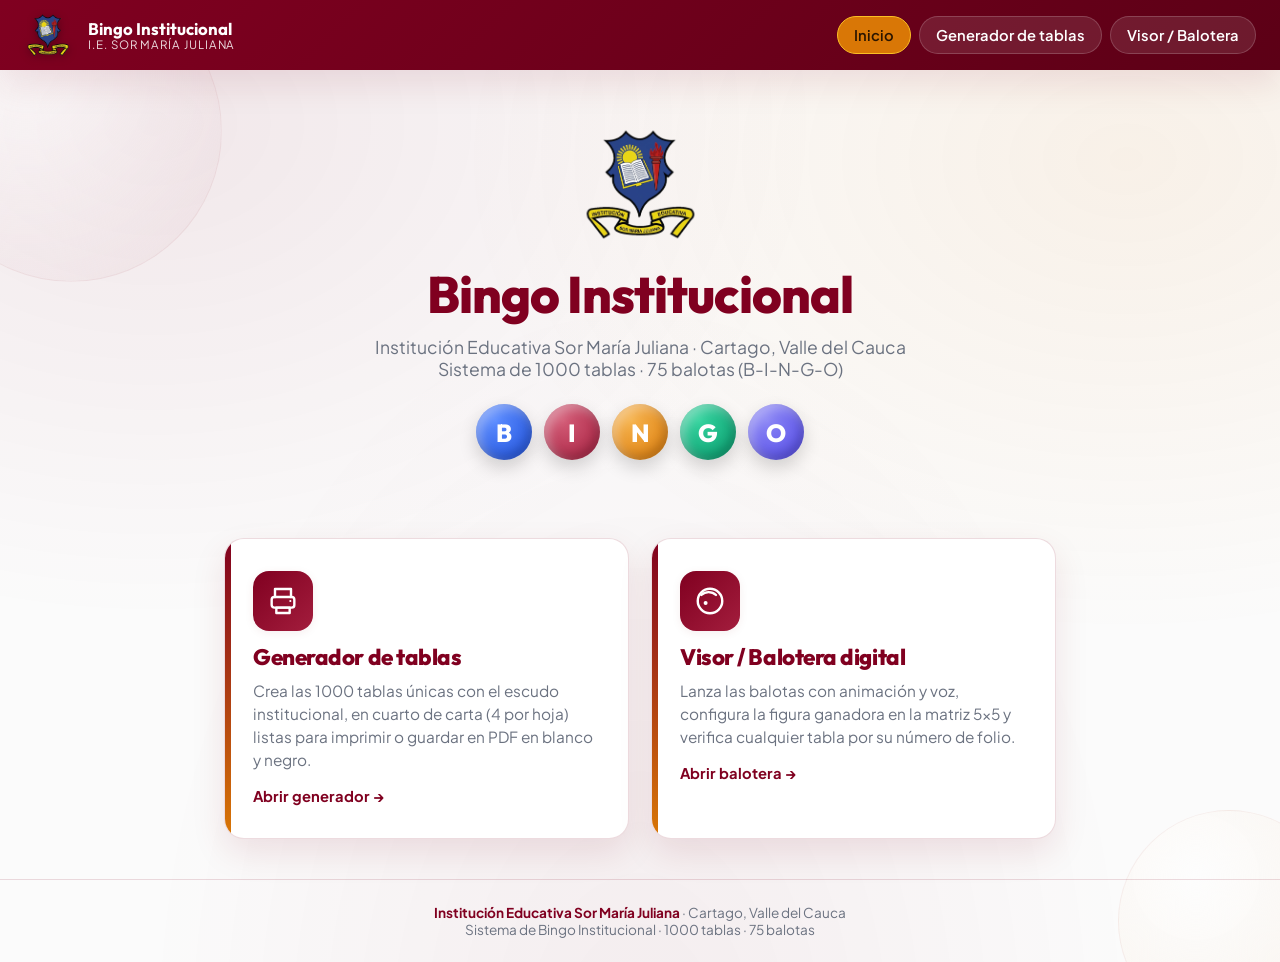
<file: index.html>
<!DOCTYPE html>
<html lang="es">
<head>
  <meta charset="UTF-8">
  <meta name="viewport" content="width=device-width, initial-scale=1.0">
  <title>Bingo Institucional · Sor María Juliana</title>
  <link rel="icon" href="assets/escudo.png">
  <link rel="preconnect" href="https://fonts.googleapis.com">
  <link rel="preconnect" href="https://fonts.gstatic.com" crossorigin>
  <link href="https://fonts.googleapis.com/css2?family=Outfit:wght@500;700;800&family=Plus+Jakarta+Sans:wght@400;600;700&display=swap" rel="stylesheet">
  <link rel="stylesheet" href="css/styles.css">
</head>
<body>

  <!-- ===================== BARRA SUPERIOR ===================== -->
  <header class="topbar">
    <img class="escudo" src="assets/escudo.png" alt="Escudo Sor María Juliana">
    <div class="marca">
      <b>Bingo Institucional</b>
      <span>I.E. Sor María Juliana</span>
    </div>
    <nav>
      <button data-vista="inicio">Inicio</button>
      <button data-vista="generador">Generador<span class="nav-extra"> de tablas</span></button>
      <button data-vista="visor">Visor / Balotera</button>
    </nav>
  </header>

  <div class="app">

    <!-- ===================== INICIO ===================== -->
    <section id="vista-inicio" class="vista activa">
      <div class="hero">
        <img class="escudo-grande" src="assets/escudo.png" alt="Escudo Sor María Juliana">
        <h1>Bingo Institucional</h1>
        <p>Institución Educativa Sor María Juliana · Cartago, Valle del Cauca<br>
           Sistema de 1000 tablas · 75 balotas (B-I-N-G-O)</p>
        <div class="bolas-deco" aria-hidden="true">
          <span class="bola-deco" style="background:radial-gradient(circle at 35% 30%, #5a8bff, #1d4ed8)">B</span>
          <span class="bola-deco" style="background:radial-gradient(circle at 35% 30%, #d35b76, #a31d3d)">I</span>
          <span class="bola-deco" style="background:radial-gradient(circle at 35% 30%, #f6b34d, #d97706)">N</span>
          <span class="bola-deco" style="background:radial-gradient(circle at 35% 30%, #34d39e, #059669)">G</span>
          <span class="bola-deco" style="background:radial-gradient(circle at 35% 30%, #8b86f5, #4f46e5)">O</span>
        </div>
      </div>
      <div class="menu">
        <div class="menu-card" data-vista="generador">
          <div class="ico">
            <svg class="ico-svg" viewBox="0 0 24 24" fill="none" stroke="currentColor" stroke-width="1.8" stroke-linecap="round" stroke-linejoin="round"><path d="M6 9V3h12v6"/><rect x="3.5" y="9" width="17" height="8" rx="2"/><path d="M7 17h10v4H7z"/><circle cx="17.5" cy="12" r=".8" fill="currentColor" stroke="none"/></svg>
          </div>
          <h3>Generador de tablas</h3>
          <p>Crea las 1000 tablas únicas con el escudo institucional, en cuarto de carta (4 por hoja) listas para imprimir o guardar en PDF en blanco y negro.</p>
          <div class="abrir">Abrir generador →</div>
        </div>
        <div class="menu-card" data-vista="visor">
          <div class="ico">
            <svg class="ico-svg" viewBox="0 0 24 24" fill="none" stroke="currentColor" stroke-width="1.8"><circle cx="12" cy="12" r="9.2"/><path d="M5.5 7.5a8 8 0 0 1 11 0" stroke-linecap="round"/><circle cx="8.7" cy="13.5" r="1.5" fill="currentColor" stroke="none"/></svg>
          </div>
          <h3>Visor / Balotera digital</h3>
          <p>Lanza las balotas con animación y voz, configura la figura ganadora en la matriz 5×5 y verifica cualquier tabla por su número de folio.</p>
          <div class="abrir">Abrir balotera →</div>
        </div>
      </div>
      <footer class="inicio-footer">
        <b>Institución Educativa Sor María Juliana</b> · Cartago, Valle del Cauca<br>
        Sistema de Bingo Institucional · 1000 tablas · 75 balotas
      </footer>
    </section>

    <!-- ===================== GENERADOR ===================== -->
    <section id="vista-generador" class="vista">
      <div class="gen-wrap">
        <div class="gen-grid">

          <div class="panel">
            <h2>Generador de tablas</h2>
            <p class="sub">Edita el encabezado, elige el rango de folios y manda a imprimir. Se imprimen 4 cartones por hoja carta (cuarto de carta), en blanco y negro económico.</p>

            <div class="campo">
              <label for="g-evento">Nombre del evento</label>
              <input type="text" id="g-evento" placeholder="Ej. Gran Bingo Institucional 2026">
            </div>
            <div class="fila2">
              <div class="campo">
                <label for="g-fecha">Fecha / lugar</label>
                <input type="text" id="g-fecha" placeholder="Ej. 15 de agosto · Coliseo">
              </div>
              <div class="campo">
                <label for="g-lema">Lema / pie de página</label>
                <input type="text" id="g-lema" placeholder="Ej. ¡Mucha suerte!">
              </div>
            </div>

            <div class="fila2">
              <div class="campo">
                <label for="g-desde">Imprimir desde el folio</label>
                <input type="number" id="g-desde" min="1" max="1000" value="1">
              </div>
              <div class="campo">
                <label for="g-hasta">Hasta el folio</label>
                <input type="number" id="g-hasta" min="1" max="1000" value="1000">
                <div class="hint">Consejo: imprime por lotes (ej. 1–200) para mayor comodidad.</div>
              </div>
            </div>

            <div class="acciones-gen">
              <button class="btn grande" id="g-imprimir">🖨️ Imprimir / Guardar PDF</button>
              <button class="btn fantasma" id="g-imprimir-muestra">Imprimir 1 hoja de muestra</button>
            </div>

            <div class="estado-aud ok" id="g-audit">Verificando unicidad…</div>

            <details style="margin-top:22px">
              <summary style="cursor:pointer;font-weight:700;color:var(--vino)">⚙️ Opciones avanzadas (serie de cartones)</summary>
              <div style="margin-top:14px">
                <div class="campo">
                  <label for="g-seed">Serie (semilla)</label>
                  <input type="text" id="g-seed">
                  <div class="hint">Define qué números tiene cada folio. <b>No la cambies</b> después de imprimir, o las tablas dejarían de coincidir con el visor.</div>
                </div>
                <button class="btn fantasma" id="g-nueva-serie">🔄 Crear serie nueva</button>
              </div>
            </details>
          </div>

          <div class="preview-box">
            <div class="panel">
              <h3>Vista previa — hoja carta</h3>
              <div class="vista-modo">
                <button class="modo-btn activo" id="g-color">Color</button>
                <button class="modo-btn" id="g-bn">Blanco y negro</button>
              </div>
              <div id="gen-preview"></div>
              <div class="muestra-nav">
                <button class="btn fantasma" id="g-muestra-prev" title="Hoja anterior">‹</button>
                <input type="number" id="g-muestra" min="1" max="1000" value="1">
                <button class="btn fantasma" id="g-muestra-next" title="Hoja siguiente">›</button>
              </div>
              <div class="hint" id="g-muestra-label" style="text-align:center;margin-top:6px">Hoja de muestra</div>
            </div>
          </div>

        </div>
      </div>
    </section>

    <!-- ===================== VISOR / BALOTERA ===================== -->
    <section id="vista-visor" class="vista">
      <div class="visor">

        <!-- Columna izquierda: patrón + verificador -->
        <div class="v-col">
          <div class="v-panel">
            <h3><svg class="ico-svg" viewBox="0 0 24 24" fill="none" stroke="currentColor" stroke-width="1.8"><circle cx="12" cy="12" r="9"/><circle cx="12" cy="12" r="5"/><circle cx="12" cy="12" r="1.5" fill="currentColor" stroke="none"/></svg>Patrón ganador</h3>
            <div class="mini-patron" id="mini-patron"></div>
            <div class="patron-nombre" id="patron-nombre">Cartón lleno</div>
            <button class="btn oro" id="v-config-patron" style="width:100%">✏️ Configurar patrón</button>
          </div>

          <div class="v-panel">
            <h3><svg class="ico-svg" viewBox="0 0 24 24" fill="none" stroke="currentColor" stroke-width="1.8" stroke-linecap="round"><circle cx="11" cy="11" r="7"/><path d="M21 21l-4.3-4.3"/></svg>Verificar tabla</h3>
            <div class="verif-input">
              <input type="number" id="verif-folio" min="1" max="1000" placeholder="N° folio">
              <button class="btn" id="v-verificar">Verificar</button>
              <button class="btn fantasma" id="v-limpiar" title="Borrar y verificar otra">✕</button>
            </div>
            <div class="verif-resultado" id="verif-resultado"></div>
            <div class="verif-carton" id="verif-carton"></div>
          </div>
        </div>

        <!-- Centro: balota -->
        <div class="v-centro">
          <div class="contador" id="v-contador">Balotas: <b>0</b> / 75</div>
          <div class="balota-zona">
            <div class="balota vacia" id="balota"><div class="b-num">—</div></div>
          </div>
          <div class="v-controles">
            <button class="btn grande oro" id="v-sacar"><svg class="ico-svg" viewBox="0 0 24 24" fill="currentColor"><circle cx="12" cy="12" r="10"/><circle cx="12" cy="12" r="5.6" fill="#fff"/></svg> Sacar balota <small style="opacity:.7;font-weight:600">(barra espaciadora)</small></button>
            <button class="btn fantasma" id="v-nueva"><svg class="ico-svg" viewBox="0 0 24 24" fill="none" stroke="currentColor" stroke-width="1.8" stroke-linecap="round" stroke-linejoin="round"><path d="M20 12a8 8 0 1 1-2.3-5.6"/><path d="M20 4v4h-4"/></svg> Nueva partida</button>
          </div>
          <div class="toolbar">
            <button class="toggle" id="v-auto">▶ Auto: OFF</button>
            <span class="intervalo">cada <input type="number" id="v-intervalo" min="1" max="120" value="5"> s</span>
            <button class="toggle" id="v-voz">🔊 Voz: ON</button>
            <button class="toggle" id="v-sfx">🔔 Efectos: ON</button>
            <select id="v-voz-sel" class="voz-sel" title="Voz de la locutora (elige la que más te guste)"></select>
          </div>
          <div class="historial" id="v-historial"></div>
        </div>

        <!-- Columna derecha: tablero de salidos -->
        <div class="v-panel tablero-panel">
          <h3><svg class="ico-svg" viewBox="0 0 24 24" fill="none" stroke="currentColor" stroke-width="1.8"><rect x="3" y="3" width="18" height="18" rx="2"/><path d="M3 9h18M3 15h18M9 3v18M15 3v18"/></svg>Tablero de salidos</h3>
          <div class="tablero" id="tablero"></div>
        </div>

      </div>

      <!-- Modal: configurar patrón -->
      <div class="modal-fondo" id="modal-patron">
        <div class="modal">
          <h2>Configurar patrón ganador</h2>
          <p class="sub">Toca las casillas para "dibujar" la figura que dará premio, o usa un patrón predefinido. El centro (★) cuenta como libre.</p>
          <div class="editor-patron" id="editor-patron"></div>
          <div class="presets" id="presets">
            <button data-preset="lleno">Cartón lleno</button>
            <button data-preset="fila">Línea (fila)</button>
            <button data-preset="columna">Columna (N)</button>
            <button data-preset="diagonal">Diagonal</button>
            <button data-preset="x">Figura X</button>
            <button data-preset="cruz">Cruz</button>
            <button data-preset="marco">Marco</button>
            <button data-preset="esquinas">4 esquinas</button>
            <button data-preset="limpiar">Limpiar</button>
          </div>
          <div class="modal-acciones">
            <button class="btn fantasma" id="v-cerrar-patron">Cancelar</button>
            <button class="btn oro" id="v-guardar-patron">Guardar patrón</button>
          </div>
        </div>
      </div>

      <!-- Confeti del ganador -->
      <canvas id="confeti"></canvas>

      <!-- Banner de ganador -->
      <div class="ganador-banner" id="ganador">
        <div class="big">🎉 ¡BINGO! 🎉</div>
        <div class="sb"></div>
        <div style="color:rgba(255,255,255,.7);font-size:.95rem">(toca para cerrar)</div>
      </div>
    </section>

  </div>

  <!-- Área de impresión (oculta en pantalla, visible solo al imprimir) -->
  <div id="area-impresion"></div>

  <script src="js/core.js"></script>
  <script src="js/generador.js"></script>
  <script src="js/visor.js"></script>
  <script src="js/app.js"></script>
</body>
</html>
</file>
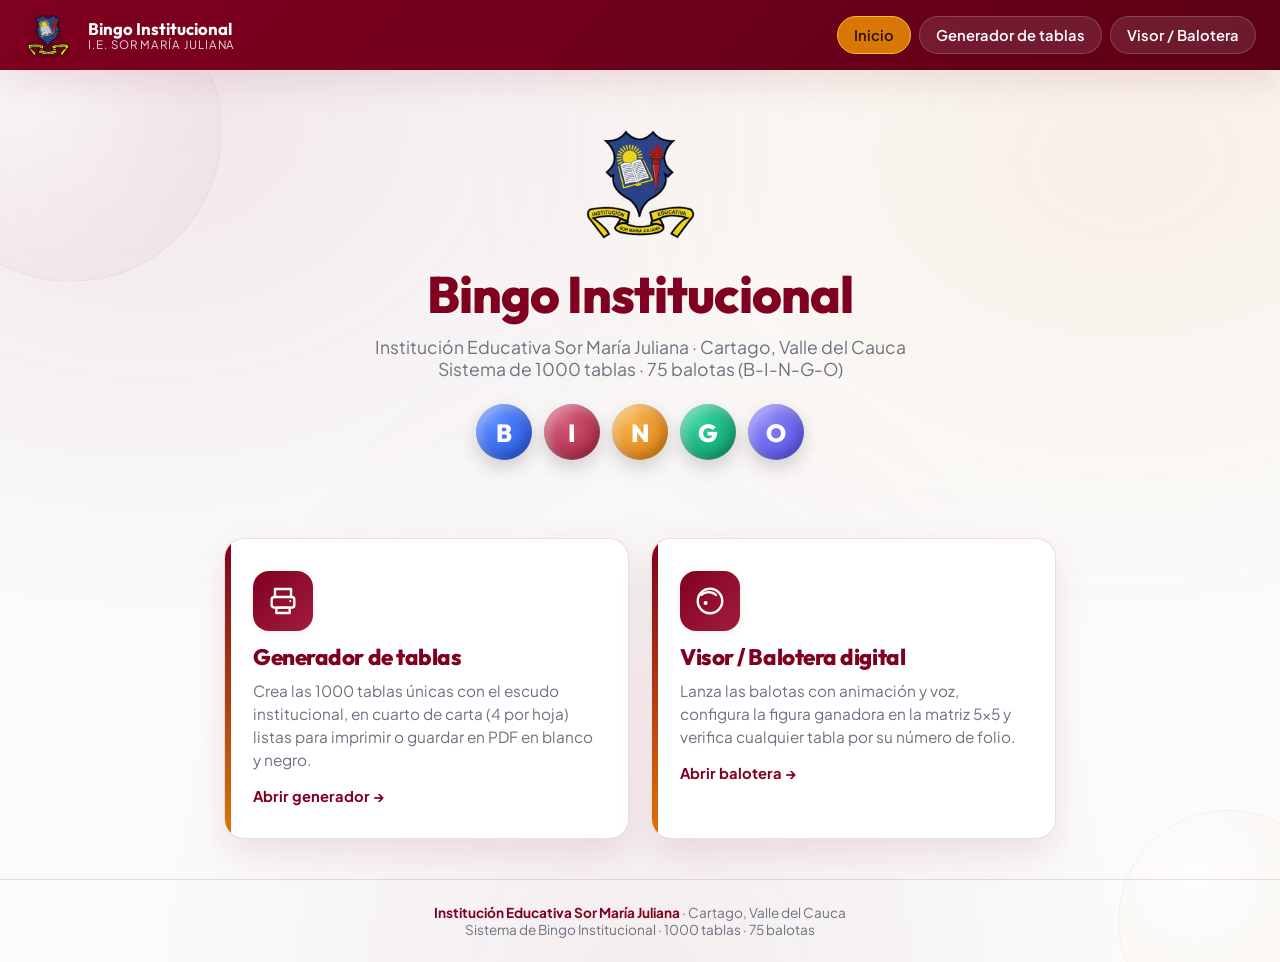
<file: Bingo SMJ - App (1 archivo).html>
<!DOCTYPE html>
<html lang="es">
<head>
  <meta charset="UTF-8">
  <meta name="viewport" content="width=device-width, initial-scale=1.0">
  <title>Bingo Institucional · Sor María Juliana</title>
  <link rel="icon" id="favIcon">
  <link rel="preconnect" href="https://fonts.googleapis.com">
  <link rel="preconnect" href="https://fonts.gstatic.com" crossorigin>
  <link href="https://fonts.googleapis.com/css2?family=Outfit:wght@500;700;800&family=Plus+Jakarta+Sans:wght@400;600;700&display=swap" rel="stylesheet">
  <style>
/* ============================================================
   BINGO SMJ — Estilos (css/styles.css)
   Identidad I.E. Sor María Juliana: Vino Tinto + Oro
   ============================================================ */

:root {
  --vino: #800020;
  --vino-claro: #a31d3d;
  --vino-osc: #5c0016;
  --oro: #d97706;
  --oro-claro: #fbbf24;
  --azul: #1d4ed8;
  --tinta: #1c0a0e;
  --gris: #6b7280;
  --linea: rgba(128, 0, 32, 0.14);
  --bg: #fbfbfb;
  --blanco: #ffffff;
  --sombra-sm: 0 2px 10px rgba(128, 0, 32, 0.07);
  --sombra-md: 0 14px 34px rgba(128, 0, 32, 0.10);
  --sombra-lg: 0 26px 60px rgba(128, 0, 32, 0.16);
  --radio: 20px;
  --radio-sm: 12px;
  --t: 0.35s cubic-bezier(0.16, 1, 0.3, 1);
  --fuente: 'Plus Jakarta Sans', 'Segoe UI', system-ui, sans-serif;
  --fuente-tit: 'Outfit', 'Segoe UI', system-ui, sans-serif;
}

* { box-sizing: border-box; margin: 0; padding: 0; }

body {
  font-family: var(--fuente);
  color: var(--tinta);
  background: var(--bg);
  min-height: 100vh;
  -webkit-font-smoothing: antialiased;
}

h1, h2, h3, .tit { font-family: var(--fuente-tit); font-weight: 800; letter-spacing: -0.02em; }
button { font-family: inherit; cursor: pointer; border: none; }
img { max-width: 100%; display: block; }

/* ---------- Barra superior / navegación ---------- */
.topbar {
  position: sticky; top: 0; z-index: 50;
  display: flex; align-items: center; gap: 16px;
  padding: 12px 24px;
  background: linear-gradient(135deg, var(--vino) 0%, var(--vino-osc) 100%);
  color: var(--blanco);
  box-shadow: var(--sombra-md);
}
.topbar .escudo { height: 46px; width: auto; filter: drop-shadow(0 2px 4px rgba(0,0,0,.3)); border-radius: 8px; }
.topbar .marca { display: flex; flex-direction: column; line-height: 1.15; }
.topbar .marca b { font-family: var(--fuente-tit); font-size: 1.05rem; }
.topbar .marca span { font-size: .72rem; opacity: .85; letter-spacing: .08em; text-transform: uppercase; }
.topbar nav { margin-left: auto; display: flex; gap: 8px; }
.topbar nav button {
  background: rgba(255,255,255,.10); color: #fff; padding: 9px 16px;
  border-radius: 999px; font-weight: 600; font-size: .92rem;
  border: 1px solid rgba(255,255,255,.18); transition: var(--t);
}
.topbar nav button:hover { background: rgba(255,255,255,.22); }
.topbar nav button.activo { background: var(--oro); border-color: var(--oro-claro); color: #2a1500; }

/* ---------- Vistas ---------- */
.vista { display: none; }
.vista.activa { display: block; animation: subir .4s ease; }
@keyframes subir { from { opacity: 0; transform: translateY(10px); } to { opacity: 1; transform: none; } }

/* ---------- INICIO ---------- */
.hero {
  max-width: 1000px; margin: 0 auto; padding: 56px 24px 32px; text-align: center;
}
.hero .escudo-grande { height: 120px; margin: 0 auto 18px; }
.hero h1 { font-size: clamp(2rem, 5vw, 3.2rem); color: var(--vino); }
.hero p { color: var(--gris); font-size: 1.1rem; margin-top: 10px; }
.menu {
  display: grid; grid-template-columns: repeat(auto-fit, minmax(280px, 1fr));
  gap: 22px; max-width: 880px; margin: 40px auto; padding: 0 24px;
}
.menu-card {
  background: var(--blanco); border-radius: var(--radio); padding: 32px 28px;
  box-shadow: var(--sombra-md); text-align: left; cursor: pointer;
  border: 1px solid var(--linea); transition: var(--t); position: relative; overflow: hidden;
}
.menu-card::before {
  content: ''; position: absolute; inset: 0 auto 0 0; width: 6px;
  background: linear-gradient(var(--vino), var(--oro));
}
.menu-card:hover { transform: translateY(-6px); box-shadow: var(--sombra-lg); }
.menu-card .ico { font-size: 2.6rem; }
.menu-card h3 { font-size: 1.4rem; margin: 12px 0 8px; color: var(--vino); }
.menu-card p { color: var(--gris); font-size: .96rem; line-height: 1.5; }

/* ---------- Botones genéricos ---------- */
.btn {
  display: inline-flex; align-items: center; gap: 8px; justify-content: center;
  background: linear-gradient(135deg, var(--vino), var(--vino-claro)); color: #fff;
  padding: 12px 22px; border-radius: 12px; font-weight: 700; font-size: .98rem;
  box-shadow: var(--sombra-sm); transition: var(--t);
}
.btn:hover { transform: translateY(-2px); box-shadow: var(--sombra-md); filter: brightness(1.05); }
.btn.oro { background: linear-gradient(135deg, var(--oro), var(--oro-claro)); color: #2a1500; }
.btn.fantasma { background: #fff; color: var(--vino); border: 1.5px solid var(--linea); box-shadow: none; }
.btn.fantasma:hover { background: #fff5f6; }
.btn:disabled { opacity: .5; cursor: not-allowed; transform: none; }
.btn.grande { font-size: 1.15rem; padding: 16px 30px; }

/* ============================================================
   GENERADOR
   ============================================================ */
.gen-wrap { max-width: 1100px; margin: 0 auto; padding: 32px 24px 64px; }
.gen-grid { display: grid; grid-template-columns: 1fr 480px; gap: 28px; align-items: start; }
@media (max-width: 880px) { .gen-grid { grid-template-columns: 1fr; } }

.panel {
  background: #fff; border-radius: var(--radio); padding: 26px;
  box-shadow: var(--sombra-md); border: 1px solid var(--linea);
}
.panel h2 { color: var(--vino); font-size: 1.4rem; margin-bottom: 6px; }
.panel .sub { color: var(--gris); font-size: .92rem; margin-bottom: 20px; }

.campo { margin-bottom: 16px; }
.campo label { display: block; font-weight: 600; font-size: .86rem; color: var(--tinta); margin-bottom: 6px; }
.campo input, .campo select {
  width: 100%; padding: 11px 13px; border: 1.5px solid var(--linea); border-radius: 10px;
  font-size: .98rem; font-family: inherit; transition: var(--t); background: #fff;
}
.campo input:focus, .campo select:focus { outline: none; border-color: var(--vino-claro); box-shadow: 0 0 0 3px rgba(128,0,32,.10); }
.campo .hint { font-size: .78rem; color: var(--gris); margin-top: 4px; }
.fila2 { display: grid; grid-template-columns: 1fr 1fr; gap: 12px; }

.acciones-gen { display: flex; flex-wrap: wrap; gap: 12px; margin-top: 10px; }

/* Vista previa del cartón en pantalla */
.preview-box { position: sticky; top: 86px; }
.preview-box h3 { color: var(--vino); font-size: 1rem; margin-bottom: 12px; text-align: center; }
.estado-aud { font-size: .82rem; padding: 8px 12px; border-radius: 8px; margin-top: 14px; text-align: center; }
.estado-aud.ok { background: #ecfdf5; color: #065f46; }
.estado-aud.warn { background: #fffbeb; color: #92400e; }

/* ---------- CARTÓN (compartido pantalla + impresión) ---------- */
.carton {
  background: #fff; border: 3px solid var(--tinta); border-radius: 14px;
  padding: 10px 11px 12px; display: flex; flex-direction: column;
}
.carton-head { display: flex; align-items: center; gap: 8px; border-bottom: 2px solid var(--tinta); padding-bottom: 7px; }
.carton-head .esc { height: 38px; width: 38px; object-fit: contain; }
.carton-head .ct { flex: 1; text-align: center; line-height: 1.1; }
.carton-head .ct .inst { font-family: var(--fuente-tit); font-weight: 800; font-size: .68rem; letter-spacing: .03em; text-transform: uppercase; }
.carton-head .ct .ev { font-weight: 700; font-size: .82rem; color: var(--vino); }
.carton-head .ct .fe { font-size: .62rem; color: var(--gris); }
.carton-head .folio { text-align: right; font-family: var(--fuente-tit); }
.carton-head .folio small { display: block; font-size: .52rem; color: var(--gris); letter-spacing: .1em; }
.carton-head .folio b { font-size: 1rem; }

.bingo-letras { display: grid; grid-template-columns: repeat(5, 1fr); gap: 4px; margin: 8px 0 5px; }
.bingo-letras span {
  font-family: var(--fuente-tit); font-weight: 800; text-align: center;
  font-size: 1.5rem; color: #fff; background: var(--vino);
  border-radius: 8px; padding: 2px 0; letter-spacing: .02em;
}
.grid5 { display: grid; grid-template-columns: repeat(5, 1fr); gap: 4px; flex: 1; }
.celda {
  display: flex; align-items: center; justify-content: center;
  border: 2px solid var(--tinta); border-radius: 8px;
  font-family: var(--fuente-tit); font-weight: 700; font-size: 1.5rem;
  aspect-ratio: 1 / 1; background: #fff;
}
.celda.libre { flex-direction: column; gap: 1px; color: var(--vino); background: #fff5f6; line-height: 1; text-align: center; }
.celda.libre .est { font-size: 1.6rem; line-height: .85; }
.celda.libre .lib { font-size: .52rem; font-weight: 800; letter-spacing: .06em; }
.carton-foot { display: flex; justify-content: space-between; align-items: center; margin-top: 8px; font-size: .58rem; color: var(--gris); }
.carton-foot .lema { font-style: italic; }

/* preview en pantalla: tamaño contenido */
.preview-box .carton { width: 300px; margin: 0 auto; min-height: 360px; }

/* --- Vista previa realista: HOJA CARTA con 4 cartones --- */
.vista-modo { display: flex; justify-content: center; margin-bottom: 14px; background: #f1eef0; border-radius: 999px; padding: 4px; gap: 4px; }
.modo-btn { background: transparent; color: var(--gris); padding: 7px 18px; border-radius: 999px; font-weight: 700; font-size: .85rem; transition: var(--t); }
.modo-btn.activo { background: #fff; color: var(--vino); box-shadow: var(--sombra-sm); }
.hoja-preview {
  display: grid; grid-template-columns: 1fr 1fr; grid-template-rows: 1fr 1fr; gap: 6px;
  aspect-ratio: 8.5 / 11; width: 100%; background: #fff; padding: 10px;
  border-radius: 5px; border: 1px solid #e5e7eb; box-shadow: 0 12px 32px rgba(0,0,0,.16);
}
.hoja-preview .carton { width: auto; min-height: 0; height: 100%; padding: 5px 6px 6px; border-width: 2px; border-radius: 7px; }
.hoja-preview .carton-head { padding-bottom: 4px; }
.hoja-preview .carton-head .esc { height: 22px; width: 22px; }
.hoja-preview .carton-head .ct .inst { font-size: .48rem; }
.hoja-preview .carton-head .ct .ev { font-size: .58rem; }
.hoja-preview .carton-head .ct .fe { font-size: .42rem; }
.hoja-preview .carton-head .folio b { font-size: .7rem; }
.hoja-preview .carton-head .folio small { font-size: .38rem; }
.hoja-preview .bingo-letras { gap: 3px; margin: 4px 0 3px; }
.hoja-preview .bingo-letras span { font-size: 1rem; border-radius: 5px; padding: 1px 0; }
.hoja-preview .grid5 { grid-template-rows: repeat(5, 1fr); gap: 3px; }
.hoja-preview .celda { font-size: 1rem; border-width: 1.5px; border-radius: 5px; aspect-ratio: auto; }
.hoja-preview .celda.libre .est { font-size: .9rem; }
.hoja-preview .celda.libre .lib { font-size: .3rem; }
.hoja-preview .carton-foot { font-size: .4rem; margin-top: 4px; }
/* modo Blanco y Negro (como se imprime de verdad) */
.hoja-preview.bn .carton { border-color: #000; }
.hoja-preview.bn .carton-head .esc { filter: grayscale(100%) contrast(1.15); }
.hoja-preview.bn .bingo-letras span { background: #000 !important; }
.hoja-preview.bn .carton-head .ct .ev { color: #000; }
.hoja-preview.bn .celda.libre { background: #fff; color: #000; }
.muestra-nav { display: flex; align-items: center; justify-content: center; gap: 10px; margin-top: 14px; }
.muestra-nav input { width: 90px; text-align: center; padding: 9px; border: 1.5px solid var(--linea); border-radius: 10px; font-family: inherit; font-size: .98rem; }
.muestra-nav .btn { padding: 9px 15px; }

/* ============================================================
   ÁREA DE IMPRESIÓN — oculta en pantalla, visible al imprimir
   ============================================================ */
#area-impresion { display: none; }

@media print {
  body { background: #fff; }
  body > .topbar, body > .app { display: none !important; }
  #area-impresion { display: block !important; }
  @page { size: letter portrait; margin: 7mm; }

  /* FLUJO inline-flex (no grid): Chrome pagina por flujo sin partir las hojas */
  .hoja { page-break-after: always; font-size: 0; text-align: center; }
  .hoja:last-child { page-break-after: auto; }

  .carton {
    display: inline-flex; vertical-align: top;
    width: 96mm; height: 124mm; margin: 0 1mm 5mm;
    border-color: #000; border-radius: 5mm; box-shadow: none;
    page-break-inside: avoid;
  }
  /* B/N económico: escudo a escala de grises y todo en negro */
  .carton .esc { filter: grayscale(100%) contrast(1.2); }
  .carton .bingo-letras span { background: #000 !important; -webkit-print-color-adjust: exact; print-color-adjust: exact; }
  .carton-head .ct .ev { color: #000; }
  .carton .celda { font-size: 2rem; }
  .carton .celda.libre { background: #fff !important; color: #000; } /* B/N puro para fotocopia */
  .carton-head .esc { height: 12mm; width: 12mm; }
  .carton-head .ct .inst { font-size: 2.3mm; letter-spacing: 0; }
  .carton-head .ct .ev { font-size: 3.2mm; }
}

/* ============================================================
   VISOR / BALOTERA  (tema oscuro elegante para proyección)
   ============================================================ */
.visor {
  height: calc(100vh - 70px);
  background:
    radial-gradient(at 15% 0%, rgba(163,29,61,.35) 0, transparent 45%),
    radial-gradient(at 85% 10%, rgba(217,119,6,.18) 0, transparent 45%),
    linear-gradient(160deg, #1a0509 0%, #0a0406 100%);
  color: #f7eef0;
  display: grid;
  grid-template-columns: 320px 1fr 380px;
  grid-template-rows: 1fr;
  gap: 18px; padding: 18px;
  overflow: hidden;
}
.v-col { display: flex; flex-direction: column; gap: 18px; min-height: 0; overflow-y: auto; scrollbar-width: thin; scrollbar-color: rgba(255,255,255,.25) transparent; padding-right: 4px; }
.v-col::-webkit-scrollbar { width: 7px; }
.v-col::-webkit-scrollbar-thumb { background: rgba(255,255,255,.2); border-radius: 4px; }
@media (max-width: 1100px) {
  .visor { grid-template-columns: 1fr; grid-template-rows: none; height: auto; overflow: visible; }
}

.v-panel {
  background: rgba(255,255,255,.04); border: 1px solid rgba(255,255,255,.10);
  border-radius: var(--radio); padding: 18px; backdrop-filter: blur(8px);
}
.v-panel h3 { font-size: .95rem; text-transform: uppercase; letter-spacing: .1em; color: var(--oro-claro); margin-bottom: 14px; }

/* Centro: balota grande */
.v-centro { display: flex; flex-direction: column; align-items: center; justify-content: center; gap: clamp(14px, 2.5vh, 28px); min-height: 0; }
.balota-zona { display: flex; flex-direction: column; align-items: center; gap: 6px; }
.balota {
  width: clamp(300px, 40vh, 460px); height: clamp(300px, 40vh, 460px); border-radius: 50%;
  background: radial-gradient(circle at 35% 30%, #ffffff 0%, #ffe9ec 45%, #f3c9d1 100%);
  box-shadow: 0 0 0 10px rgba(255,255,255,.06), inset -16px -18px 36px rgba(128,0,32,.25), 0 30px 60px rgba(0,0,0,.5);
  display: flex; flex-direction: column; align-items: center; justify-content: center;
  position: relative; transition: transform .25s;
}
.balota .b-letra { font-family: var(--fuente-tit); font-weight: 800; font-size: clamp(2.2rem, 5.5vh, 3.8rem); line-height: 1; }
.balota .b-num { font-family: var(--fuente-tit); font-weight: 800; font-size: clamp(5rem, 14vh, 10rem); line-height: .9; color: var(--vino); }
.balota.vacia { background: radial-gradient(circle at 35% 30%, #2a1014, #160709); box-shadow: inset -10px -12px 30px rgba(0,0,0,.6); }
.balota.vacia .b-num { color: rgba(255,255,255,.25); font-size: 2.2rem; }
.balota.girando { animation: girar .6s cubic-bezier(0.16, 1, 0.3, 1); }
@keyframes girar {
  0% { transform: scale(.35) rotate(-30deg); opacity: 0; }
  55% { transform: scale(1.15) rotate(10deg); }
  75% { transform: scale(.96) rotate(-3deg); }
  100% { transform: scale(1) rotate(0); opacity: 1; }
}
/* sacudida mientras "rueda" el número */
.balota.rodando { animation: tiembla .22s infinite ease-in-out; }
@keyframes tiembla {
  0%,100% { transform: translateX(0) rotate(0); }
  25% { transform: translateX(-5px) rotate(-2deg); }
  75% { transform: translateX(5px) rotate(2deg); }
}
.v-controles { display: flex; flex-wrap: wrap; gap: 12px; justify-content: center; }
.v-controles .btn.grande { min-width: 220px; }

.toolbar { display: flex; flex-wrap: wrap; gap: 10px; justify-content: center; align-items: center; }
.toggle {
  display: inline-flex; align-items: center; gap: 8px; padding: 8px 14px; border-radius: 999px;
  background: rgba(255,255,255,.06); border: 1px solid rgba(255,255,255,.14); color: #f7eef0;
  font-weight: 600; font-size: .88rem; transition: var(--t);
}
.toggle.on { background: var(--oro); color: #2a1500; border-color: var(--oro-claro); }
.toggle input { display: none; }
.intervalo { display: inline-flex; align-items: center; gap: 6px; font-size: .85rem; }
.intervalo input { width: 60px; padding: 6px; border-radius: 8px; border: 1px solid rgba(255,255,255,.2); background: rgba(0,0,0,.2); color: #fff; text-align: center; }

.historial { display: flex; gap: 10px; flex-wrap: wrap; justify-content: center; }
.mini-bola {
  width: clamp(46px, 5.2vh, 64px); height: clamp(46px, 5.2vh, 64px); border-radius: 50%;
  display: flex; align-items: center; justify-content: center;
  font-family: var(--fuente-tit); font-weight: 800; font-size: clamp(.95rem, 1.7vh, 1.25rem); color: #fff;
  box-shadow: 0 4px 12px rgba(0,0,0,.4);
}
.historial .mini-bola:first-child { outline: 3px solid var(--oro-claro); outline-offset: 2px; }
.contador { font-size: clamp(.95rem, 1.8vh, 1.3rem); color: rgba(255,255,255,.75); }
.contador b { color: var(--oro-claro); font-size: 1.25em; }

/* Tablero de salidos — ocupa todo el alto de su columna */
.tablero-panel { display: flex; flex-direction: column; min-height: 0; }
.tablero-panel h3 { flex: 0 0 auto; }
.tablero { display: grid; grid-template-columns: repeat(5, 1fr); gap: 6px; flex: 1 1 auto; min-height: 0; }
.tab-col { display: flex; flex-direction: column; gap: 4px; min-height: 0; }
.tab-col .cab { flex: 0 0 auto; text-align: center; font-family: var(--fuente-tit); font-weight: 800; color: #fff; border-radius: 6px; padding: 4px 0; font-size: clamp(1rem, 2vh, 1.5rem); }
.tab-num {
  flex: 1 1 0; display: flex; align-items: center; justify-content: center;
  font-size: clamp(.72rem, 1.55vh, 1.15rem); font-weight: 600; border-radius: 6px;
  background: rgba(255,255,255,.05); color: rgba(255,255,255,.4); transition: var(--t);
}
.tab-num.salido { background: var(--oro); color: #2a1500; font-weight: 800; transform: scale(1.05); box-shadow: 0 0 14px rgba(217,119,6,.5); }

/* selector de voz de la locutora */
.voz-sel { background: rgba(255,255,255,.06); color: #f7eef0; border: 1px solid rgba(255,255,255,.14);
  border-radius: 999px; padding: 8px 12px; font-size: .84rem; font-weight: 600; max-width: 210px; cursor: pointer; }
.voz-sel option { color: #1c0a0e; }

/* Patrón activo (mini) */
.mini-patron { display: grid; grid-template-columns: repeat(5,1fr); gap: 4px; width: 190px; margin: 0 auto 14px; }
.mini-patron div { aspect-ratio: 1; border-radius: 4px; background: rgba(255,255,255,.07); border: 1px solid rgba(255,255,255,.12); }
.mini-patron div.on { background: var(--oro); border-color: var(--oro-claro); }
.patron-nombre { text-align: center; font-weight: 700; color: var(--oro-claro); margin-bottom: 10px; }

/* Verificador */
.verif-input { display: flex; gap: 8px; margin-bottom: 12px; }
.verif-input input { flex: 1; padding: 10px; border-radius: 10px; border: 1px solid rgba(255,255,255,.2); background: rgba(0,0,0,.25); color: #fff; font-size: 1rem; text-align: center; font-family: var(--fuente-tit); font-weight: 700; }
.verif-resultado { text-align: center; padding: 10px; border-radius: 10px; font-weight: 700; display: none; }
.verif-resultado.gano { display: block; background: linear-gradient(135deg,#059669,#10b981); color: #fff; animation: latido 1s infinite; }
.verif-resultado.nogano { display: block; background: rgba(255,255,255,.08); color: #f7eef0; }
@keyframes latido { 0%,100%{transform:scale(1);} 50%{transform:scale(1.04);} }

/* mini cartón en verificador */
.verif-carton { margin: 12px auto 0; max-width: 250px; }
.verif-carton .grid5 { gap: 3px; }
.verif-carton .celda { font-size: .95rem; aspect-ratio: 1; border-color: rgba(255,255,255,.18); color: #f7eef0; background: rgba(255,255,255,.04); border-radius: 6px; }
.verif-carton .celda.marcada { background: var(--oro); color: #2a1500; border-color: var(--oro-claro); }
.verif-carton .celda.libre { background: rgba(255,255,255,.12); color: var(--oro-claro); font-size: .6rem; }
.verif-carton .celda.patron { box-shadow: inset 0 0 0 3px var(--azul); }
.verif-carton .bingo-letras span { font-size: 1rem; }

/* ---------- MODAL (configurar patrón) ---------- */
.modal-fondo {
  position: fixed; inset: 0; background: rgba(10,4,6,.78); backdrop-filter: blur(4px);
  display: none; align-items: center; justify-content: center; z-index: 100; padding: 20px;
}
.modal-fondo.abierto { display: flex; }
.modal {
  background: #1a0509; border: 1px solid rgba(255,255,255,.12); color: #f7eef0;
  border-radius: var(--radio); padding: 28px; max-width: 520px; width: 100%; box-shadow: var(--sombra-lg);
}
.modal h2 { color: var(--oro-claro); margin-bottom: 6px; }
.modal .sub { color: rgba(255,255,255,.6); font-size: .9rem; margin-bottom: 20px; }
.editor-patron { display: grid; grid-template-columns: repeat(5,1fr); gap: 8px; max-width: 320px; margin: 0 auto 18px; }
.editor-patron .ecab { text-align:center; font-family:var(--fuente-tit); font-weight:800; color:#fff; border-radius:6px; padding:4px 0; }
.editor-patron .ecelda {
  aspect-ratio: 1; border-radius: 10px; background: rgba(255,255,255,.06);
  border: 2px solid rgba(255,255,255,.14); cursor: pointer; transition: var(--t);
  display:flex; align-items:center; justify-content:center; font-size:.7rem; color:rgba(255,255,255,.5);
}
.editor-patron .ecelda:hover { border-color: var(--oro-claro); }
.editor-patron .ecelda.on { background: var(--oro); border-color: var(--oro-claro); color: #2a1500; }
.editor-patron .ecelda.centro { font-weight: 800; }
.presets { display: flex; flex-wrap: wrap; gap: 8px; justify-content: center; margin-bottom: 20px; }
.presets button { background: rgba(255,255,255,.08); color:#f7eef0; border:1px solid rgba(255,255,255,.16); padding:7px 13px; border-radius:999px; font-size:.84rem; font-weight:600; transition:var(--t); }
.presets button:hover { background: var(--vino-claro); border-color: var(--vino-claro); }
.modal-acciones { display: flex; gap: 10px; justify-content: flex-end; }

/* Banner de ganador */
.ganador-banner {
  position: fixed; inset: 0; z-index: 200; display: none;
  align-items: center; justify-content: center; flex-direction: column; gap: 18px;
  background: radial-gradient(circle, rgba(217,119,6,.25), rgba(10,4,6,.95));
}
.ganador-banner.show { display: flex; animation: subir .4s ease; }
.ganador-banner .big { font-family: var(--fuente-tit); font-weight: 800; font-size: clamp(3rem,12vw,8rem); color: var(--oro-claro); text-shadow: 0 6px 30px rgba(0,0,0,.6); }
.ganador-banner .sb { font-size: 1.4rem; color: #fff; }

.oculto { display: none !important; }

/* ============================================================
   MEJORAS VISUALES v3 (inicio premium · íconos · show · móvil)
   ============================================================ */

/* --- Íconos SVG --- */
.ico-svg { width: 1em; height: 1em; flex: 0 0 auto; vertical-align: -0.14em; }
.menu-card .ico { background: linear-gradient(135deg, var(--vino), var(--vino-claro)); color: #fff;
  width: 60px; height: 60px; border-radius: 16px; display: flex; align-items: center; justify-content: center;
  box-shadow: var(--sombra-sm); }
.menu-card .ico .ico-svg { width: 32px; height: 32px; }
.v-panel h3 .ico-svg { width: 1.05em; height: 1.05em; color: var(--oro-claro); margin-right: 7px; vertical-align: -0.18em; }
.btn .ico-svg, .toggle .ico-svg { width: 1.2em; height: 1.2em; }

/* --- INICIO premium --- */
#vista-inicio { position: relative; overflow: hidden; }
#vista-inicio.activa {
  display: flex; flex-direction: column; min-height: calc(100vh - 70px);
  background:
    radial-gradient(at 12% 6%, rgba(128,0,32,.08) 0, transparent 42%),
    radial-gradient(at 88% 10%, rgba(217,119,6,.08) 0, transparent 42%),
    radial-gradient(at 50% 110%, rgba(128,0,32,.06) 0, transparent 55%),
    var(--bg);
}
#vista-inicio::before, #vista-inicio::after {
  content: ''; position: absolute; border-radius: 50%; z-index: 0; pointer-events: none;
  background: radial-gradient(circle at 35% 30%, rgba(255,255,255,.55), rgba(128,0,32,.05));
  border: 1px solid rgba(128,0,32,.05);
}
#vista-inicio::before { width: 300px; height: 300px; top: -90px; left: -80px; }
#vista-inicio::after { width: 220px; height: 220px; bottom: -70px; right: -60px;
  background: radial-gradient(circle at 35% 30%, rgba(255,255,255,.55), rgba(217,119,6,.06)); }
.hero, .menu, .inicio-footer { position: relative; z-index: 1; }
.hero { padding-top: clamp(34px, 6vh, 70px); }
.bolas-deco { display: flex; gap: 12px; justify-content: center; margin: 24px 0 6px; flex-wrap: wrap; }
.bola-deco { width: 56px; height: 56px; border-radius: 50%; display: flex; align-items: center; justify-content: center;
  font-family: var(--fuente-tit); font-weight: 800; font-size: 1.55rem; color: #fff;
  box-shadow: 0 8px 18px rgba(0,0,0,.16), inset -4px -5px 10px rgba(0,0,0,.18), inset 5px 5px 11px rgba(255,255,255,.4); }
.menu-card .abrir { margin-top: 16px; display: inline-flex; align-items: center; gap: 6px; color: var(--vino); font-weight: 700; font-size: .92rem; transition: var(--t); }
.menu-card:hover .abrir { gap: 11px; }
.inicio-footer { margin-top: auto; text-align: center; padding: 24px; color: var(--gris); font-size: .85rem; border-top: 1px solid var(--linea); }
.inicio-footer b { color: var(--vino); }

/* --- VISOR: brillo 3D de la balota + fondo animado + cabeceras --- */
.balota { position: relative; overflow: hidden; }
.balota::after { content: ''; position: absolute; top: 9%; left: 15%; width: 44%; height: 32%;
  background: radial-gradient(ellipse at center, rgba(255,255,255,.95), rgba(255,255,255,0) 70%);
  border-radius: 50%; transform: rotate(-18deg); pointer-events: none; }
.balota.vacia::after { display: none; }
.visor { background-size: 220% 220%, 220% 220%, 100% 100%; animation: derivaFondo 26s ease-in-out infinite alternate; }
@keyframes derivaFondo { 0% { background-position: 0% 0%, 100% 0%, 0 0; } 100% { background-position: 28% 22%, 72% 28%, 0 0; } }
.tab-col .cab, .bingo-letras span { background-image: linear-gradient(160deg, rgba(255,255,255,.25), rgba(0,0,0,.10)); }
#confeti { position: fixed; inset: 0; z-index: 199; pointer-events: none; }

/* --- MÓVIL: header compacto + SOLO el generador (la balotera es para proyectar) --- */
@media (max-width: 760px) {
  /* Header compacto */
  .topbar { flex-wrap: wrap; padding: 9px 14px; gap: 8px 10px; }
  .topbar .escudo { height: 33px; }
  .topbar .marca b { font-size: .94rem; }
  .topbar .marca span { font-size: .58rem; }
  .topbar nav { width: 100%; order: 3; margin-left: 0; display: flex; gap: 8px; }
  .topbar nav button { flex: 1 1 0; white-space: nowrap; padding: 9px 10px; font-size: .86rem; text-align: center; }
  .topbar nav button[data-vista="visor"] { display: none; }   /* balotera oculta en móvil */
  .nav-extra { display: none; }                                /* "Generador de tablas" -> "Generador" */

  /* Inicio: solo la tarjeta del generador, centrada */
  .menu { grid-template-columns: 1fr; gap: 16px; max-width: 440px; margin: 26px auto; }
  .menu-card[data-vista="visor"] { display: none; }
  .hero { padding-top: 20px; }
  .hero h1 { font-size: 2rem; }
  .hero .escudo-grande { height: 80px; margin-bottom: 12px; }
  .hero p { font-size: .96rem; }
  .bolas-deco { gap: 9px; margin: 16px 0 2px; }
  .bola-deco { width: 44px; height: 44px; font-size: 1.2rem; }
  .inicio-footer { font-size: .8rem; padding: 18px; }

  /* Generador a todo el ancho */
  .gen-wrap { padding: 16px 14px 44px; }
  .gen-grid { grid-template-columns: 1fr; gap: 18px; }
  .fila2 { grid-template-columns: 1fr; }
  .preview-box { position: static; }
  .preview-box .carton { width: min(86vw, 320px); }
  .acciones-gen { flex-direction: column; }
  .acciones-gen .btn { width: 100%; }
}
/* En teléfonos táctiles (también horizontal) ocultar la balotera */
@media (pointer: coarse) and (max-width: 932px) {
  .topbar nav button[data-vista="visor"], .menu-card[data-vista="visor"] { display: none; }
}

</style>
</head>
<body>

  <!-- ===================== BARRA SUPERIOR ===================== -->
  <header class="topbar">
    <img class="escudo" data-esc alt="Escudo Sor María Juliana">
    <div class="marca">
      <b>Bingo Institucional</b>
      <span>I.E. Sor María Juliana</span>
    </div>
    <nav>
      <button data-vista="inicio">Inicio</button>
      <button data-vista="generador">Generador<span class="nav-extra"> de tablas</span></button>
      <button data-vista="visor">Visor / Balotera</button>
    </nav>
  </header>

  <div class="app">

    <!-- ===================== INICIO ===================== -->
    <section id="vista-inicio" class="vista activa">
      <div class="hero">
        <img class="escudo-grande" data-esc alt="Escudo Sor María Juliana">
        <h1>Bingo Institucional</h1>
        <p>Institución Educativa Sor María Juliana · Cartago, Valle del Cauca<br>
           Sistema de 1000 tablas · 75 balotas (B-I-N-G-O)</p>
        <div class="bolas-deco" aria-hidden="true">
          <span class="bola-deco" style="background:radial-gradient(circle at 35% 30%, #5a8bff, #1d4ed8)">B</span>
          <span class="bola-deco" style="background:radial-gradient(circle at 35% 30%, #d35b76, #a31d3d)">I</span>
          <span class="bola-deco" style="background:radial-gradient(circle at 35% 30%, #f6b34d, #d97706)">N</span>
          <span class="bola-deco" style="background:radial-gradient(circle at 35% 30%, #34d39e, #059669)">G</span>
          <span class="bola-deco" style="background:radial-gradient(circle at 35% 30%, #8b86f5, #4f46e5)">O</span>
        </div>
      </div>
      <div class="menu">
        <div class="menu-card" data-vista="generador">
          <div class="ico">
            <svg class="ico-svg" viewBox="0 0 24 24" fill="none" stroke="currentColor" stroke-width="1.8" stroke-linecap="round" stroke-linejoin="round"><path d="M6 9V3h12v6"/><rect x="3.5" y="9" width="17" height="8" rx="2"/><path d="M7 17h10v4H7z"/><circle cx="17.5" cy="12" r=".8" fill="currentColor" stroke="none"/></svg>
          </div>
          <h3>Generador de tablas</h3>
          <p>Crea las 1000 tablas únicas con el escudo institucional, en cuarto de carta (4 por hoja) listas para imprimir o guardar en PDF en blanco y negro.</p>
          <div class="abrir">Abrir generador →</div>
        </div>
        <div class="menu-card" data-vista="visor">
          <div class="ico">
            <svg class="ico-svg" viewBox="0 0 24 24" fill="none" stroke="currentColor" stroke-width="1.8"><circle cx="12" cy="12" r="9.2"/><path d="M5.5 7.5a8 8 0 0 1 11 0" stroke-linecap="round"/><circle cx="8.7" cy="13.5" r="1.5" fill="currentColor" stroke="none"/></svg>
          </div>
          <h3>Visor / Balotera digital</h3>
          <p>Lanza las balotas con animación y voz, configura la figura ganadora en la matriz 5×5 y verifica cualquier tabla por su número de folio.</p>
          <div class="abrir">Abrir balotera →</div>
        </div>
      </div>
      <footer class="inicio-footer">
        <b>Institución Educativa Sor María Juliana</b> · Cartago, Valle del Cauca<br>
        Sistema de Bingo Institucional · 1000 tablas · 75 balotas
      </footer>
    </section>

    <!-- ===================== GENERADOR ===================== -->
    <section id="vista-generador" class="vista">
      <div class="gen-wrap">
        <div class="gen-grid">

          <div class="panel">
            <h2>Generador de tablas</h2>
            <p class="sub">Edita el encabezado, elige el rango de folios y manda a imprimir. Se imprimen 4 cartones por hoja carta (cuarto de carta), en blanco y negro económico.</p>

            <div class="campo">
              <label for="g-evento">Nombre del evento</label>
              <input type="text" id="g-evento" placeholder="Ej. Gran Bingo Institucional 2026">
            </div>
            <div class="fila2">
              <div class="campo">
                <label for="g-fecha">Fecha / lugar</label>
                <input type="text" id="g-fecha" placeholder="Ej. 15 de agosto · Coliseo">
              </div>
              <div class="campo">
                <label for="g-lema">Lema / pie de página</label>
                <input type="text" id="g-lema" placeholder="Ej. ¡Mucha suerte!">
              </div>
            </div>

            <div class="fila2">
              <div class="campo">
                <label for="g-desde">Imprimir desde el folio</label>
                <input type="number" id="g-desde" min="1" max="1000" value="1">
              </div>
              <div class="campo">
                <label for="g-hasta">Hasta el folio</label>
                <input type="number" id="g-hasta" min="1" max="1000" value="1000">
                <div class="hint">Consejo: imprime por lotes (ej. 1–200) para mayor comodidad.</div>
              </div>
            </div>

            <div class="acciones-gen">
              <button class="btn grande" id="g-imprimir">🖨️ Imprimir / Guardar PDF</button>
              <button class="btn fantasma" id="g-imprimir-muestra">Imprimir 1 hoja de muestra</button>
            </div>

            <div class="estado-aud ok" id="g-audit">Verificando unicidad…</div>

            <details style="margin-top:22px">
              <summary style="cursor:pointer;font-weight:700;color:var(--vino)">⚙️ Opciones avanzadas (serie de cartones)</summary>
              <div style="margin-top:14px">
                <div class="campo">
                  <label for="g-seed">Serie (semilla)</label>
                  <input type="text" id="g-seed">
                  <div class="hint">Define qué números tiene cada folio. <b>No la cambies</b> después de imprimir, o las tablas dejarían de coincidir con el visor.</div>
                </div>
                <button class="btn fantasma" id="g-nueva-serie">🔄 Crear serie nueva</button>
              </div>
            </details>
          </div>

          <div class="preview-box">
            <div class="panel">
              <h3>Vista previa — hoja carta</h3>
              <div class="vista-modo">
                <button class="modo-btn activo" id="g-color">Color</button>
                <button class="modo-btn" id="g-bn">Blanco y negro</button>
              </div>
              <div id="gen-preview"></div>
              <div class="muestra-nav">
                <button class="btn fantasma" id="g-muestra-prev" title="Hoja anterior">‹</button>
                <input type="number" id="g-muestra" min="1" max="1000" value="1">
                <button class="btn fantasma" id="g-muestra-next" title="Hoja siguiente">›</button>
              </div>
              <div class="hint" id="g-muestra-label" style="text-align:center;margin-top:6px">Hoja de muestra</div>
            </div>
          </div>

        </div>
      </div>
    </section>

    <!-- ===================== VISOR / BALOTERA ===================== -->
    <section id="vista-visor" class="vista">
      <div class="visor">

        <!-- Columna izquierda: patrón + verificador -->
        <div class="v-col">
          <div class="v-panel">
            <h3><svg class="ico-svg" viewBox="0 0 24 24" fill="none" stroke="currentColor" stroke-width="1.8"><circle cx="12" cy="12" r="9"/><circle cx="12" cy="12" r="5"/><circle cx="12" cy="12" r="1.5" fill="currentColor" stroke="none"/></svg>Patrón ganador</h3>
            <div class="mini-patron" id="mini-patron"></div>
            <div class="patron-nombre" id="patron-nombre">Cartón lleno</div>
            <button class="btn oro" id="v-config-patron" style="width:100%">✏️ Configurar patrón</button>
          </div>

          <div class="v-panel">
            <h3><svg class="ico-svg" viewBox="0 0 24 24" fill="none" stroke="currentColor" stroke-width="1.8" stroke-linecap="round"><circle cx="11" cy="11" r="7"/><path d="M21 21l-4.3-4.3"/></svg>Verificar tabla</h3>
            <div class="verif-input">
              <input type="number" id="verif-folio" min="1" max="1000" placeholder="N° folio">
              <button class="btn" id="v-verificar">Verificar</button>
              <button class="btn fantasma" id="v-limpiar" title="Borrar y verificar otra">✕</button>
            </div>
            <div class="verif-resultado" id="verif-resultado"></div>
            <div class="verif-carton" id="verif-carton"></div>
          </div>
        </div>

        <!-- Centro: balota -->
        <div class="v-centro">
          <div class="contador" id="v-contador">Balotas: <b>0</b> / 75</div>
          <div class="balota-zona">
            <div class="balota vacia" id="balota"><div class="b-num">—</div></div>
          </div>
          <div class="v-controles">
            <button class="btn grande oro" id="v-sacar"><svg class="ico-svg" viewBox="0 0 24 24" fill="currentColor"><circle cx="12" cy="12" r="10"/><circle cx="12" cy="12" r="5.6" fill="#fff"/></svg> Sacar balota <small style="opacity:.7;font-weight:600">(barra espaciadora)</small></button>
            <button class="btn fantasma" id="v-nueva"><svg class="ico-svg" viewBox="0 0 24 24" fill="none" stroke="currentColor" stroke-width="1.8" stroke-linecap="round" stroke-linejoin="round"><path d="M20 12a8 8 0 1 1-2.3-5.6"/><path d="M20 4v4h-4"/></svg> Nueva partida</button>
          </div>
          <div class="toolbar">
            <button class="toggle" id="v-auto">▶ Auto: OFF</button>
            <span class="intervalo">cada <input type="number" id="v-intervalo" min="1" max="120" value="5"> s</span>
            <button class="toggle" id="v-voz">🔊 Voz: ON</button>
            <button class="toggle" id="v-sfx">🔔 Efectos: ON</button>
            <select id="v-voz-sel" class="voz-sel" title="Voz de la locutora (elige la que más te guste)"></select>
          </div>
          <div class="historial" id="v-historial"></div>
        </div>

        <!-- Columna derecha: tablero de salidos -->
        <div class="v-panel tablero-panel">
          <h3><svg class="ico-svg" viewBox="0 0 24 24" fill="none" stroke="currentColor" stroke-width="1.8"><rect x="3" y="3" width="18" height="18" rx="2"/><path d="M3 9h18M3 15h18M9 3v18M15 3v18"/></svg>Tablero de salidos</h3>
          <div class="tablero" id="tablero"></div>
        </div>

      </div>

      <!-- Modal: configurar patrón -->
      <div class="modal-fondo" id="modal-patron">
        <div class="modal">
          <h2>Configurar patrón ganador</h2>
          <p class="sub">Toca las casillas para "dibujar" la figura que dará premio, o usa un patrón predefinido. El centro (★) cuenta como libre.</p>
          <div class="editor-patron" id="editor-patron"></div>
          <div class="presets" id="presets">
            <button data-preset="lleno">Cartón lleno</button>
            <button data-preset="fila">Línea (fila)</button>
            <button data-preset="columna">Columna (N)</button>
            <button data-preset="diagonal">Diagonal</button>
            <button data-preset="x">Figura X</button>
            <button data-preset="cruz">Cruz</button>
            <button data-preset="marco">Marco</button>
            <button data-preset="esquinas">4 esquinas</button>
            <button data-preset="limpiar">Limpiar</button>
          </div>
          <div class="modal-acciones">
            <button class="btn fantasma" id="v-cerrar-patron">Cancelar</button>
            <button class="btn oro" id="v-guardar-patron">Guardar patrón</button>
          </div>
        </div>
      </div>

      <!-- Confeti del ganador -->
      <canvas id="confeti"></canvas>

      <!-- Banner de ganador -->
      <div class="ganador-banner" id="ganador">
        <div class="big">🎉 ¡BINGO! 🎉</div>
        <div class="sb"></div>
        <div style="color:rgba(255,255,255,.7);font-size:.95rem">(toca para cerrar)</div>
      </div>
    </section>

  </div>

  <!-- Área de impresión (oculta en pantalla, visible solo al imprimir) -->
  <div id="area-impresion"></div>

<script>
var ESCUDO = "[data-uri]";
</script>
<script>
/* ============================================================
   BINGO SMJ — Núcleo compartido (core.js)
   Generación DETERMINISTA de cartones de 75 bolas (5x5 B-I-N-G-O).
   El mismo folio + la misma semilla producen SIEMPRE el mismo cartón,
   así el cartón impreso y el que verifica el visor son idénticos.
   ============================================================ */

const BINGO = (function () {
  'use strict';

  // Columnas B-I-N-G-O y sus rangos de números
  const COLS = [
    { letter: 'B', min: 1,  max: 15, color: '#1d4ed8' }, // azul escudo
    { letter: 'I', min: 16, max: 30, color: '#a31d3d' }, // vino claro
    { letter: 'N', min: 31, max: 45, color: '#d97706' }, // oro
    { letter: 'G', min: 46, max: 60, color: '#059669' }, // verde
    { letter: 'O', min: 61, max: 75, color: '#4f46e5' }, // índigo
  ];

  const TOTAL_TABLAS = 1000;
  const SEED_KEY = 'smj_bingo_seed';
  const DEFAULT_SEED = 'SMJ-BINGO-2026';

  // --- Semilla (persistente en el navegador) ---
  function getSeed() {
    try { return localStorage.getItem(SEED_KEY) || DEFAULT_SEED; }
    catch (e) { return DEFAULT_SEED; }
  }
  function setSeed(s) {
    try { localStorage.setItem(SEED_KEY, s || DEFAULT_SEED); } catch (e) {}
  }

  // --- PRNG determinista: xmur3 (hash de texto) + mulberry32 ---
  function xmur3(str) {
    let h = 1779033703 ^ str.length;
    for (let i = 0; i < str.length; i++) {
      h = Math.imul(h ^ str.charCodeAt(i), 3432918353);
      h = (h << 13) | (h >>> 19);
    }
    return function () {
      h = Math.imul(h ^ (h >>> 16), 2246822507);
      h = Math.imul(h ^ (h >>> 13), 3266489909);
      h ^= h >>> 16;
      return h >>> 0;
    };
  }
  function mulberry32(a) {
    return function () {
      a |= 0; a = (a + 0x6D2B79F5) | 0;
      let t = Math.imul(a ^ (a >>> 15), 1 | a);
      t = (t + Math.imul(t ^ (t >>> 7), 61 | t)) ^ t;
      return ((t ^ (t >>> 14)) >>> 0) / 4294967296;
    };
  }
  function makeRng(seedStr) {
    return mulberry32(xmur3(seedStr)());
  }

  // rango [min..max] inclusivo
  function range(min, max) {
    const a = [];
    for (let i = min; i <= max; i++) a.push(i);
    return a;
  }

  // Mezcla Fisher-Yates con un rng dado
  function shuffle(arr, rng) {
    const a = arr.slice();
    for (let i = a.length - 1; i > 0; i--) {
      const j = Math.floor(rng() * (i + 1));
      const tmp = a[i]; a[i] = a[j]; a[j] = tmp;
    }
    return a;
  }

  // --- Generar un cartón por folio (determinista) ---
  // Devuelve { folio, grid } donde grid[fila][columna]; grid[2][2] === 'FREE'
  function generarCarton(folio, seedStr) {
    seedStr = seedStr || getSeed();
    const rng = makeRng(seedStr + '|' + folio);
    const grid = [[], [], [], [], []];
    for (let c = 0; c < 5; c++) {
      const col = COLS[c];
      const cuantos = (c === 2) ? 4 : 5; // la columna N solo necesita 4 (centro libre)
      const elegidos = shuffle(range(col.min, col.max), rng).slice(0, cuantos);
      elegidos.sort(function (x, y) { return x - y; }); // ascendente, más legible
      if (c === 2) {
        // Columna N: el centro es LIBRE. 4 números en filas 0,1,3,4.
        const filas = [0, 1, 3, 4];
        for (let k = 0; k < 4; k++) grid[filas[k]][c] = elegidos[k];
        grid[2][c] = 'FREE';
      } else {
        for (let r = 0; r < 5; r++) grid[r][c] = elegidos[r];
      }
    }
    return { folio: folio, grid: grid };
  }

  // Letra B/I/N/G/O para un número 1..75
  function letraDe(n) { return COLS[Math.floor((n - 1) / 15)].letter; }
  function colorDe(n) { return COLS[Math.floor((n - 1) / 15)].color; }
  // Etiqueta "B 12"
  function etiqueta(n) { return letraDe(n) + ' ' + n; }
  // Folio a 4 dígitos: 1 -> "0001"
  function folioStr(folio) { return String(folio).padStart(4, '0'); }

  // Lista de números de un cartón (sin FREE)
  function numerosDe(grid) {
    const nums = [];
    for (let r = 0; r < 5; r++)
      for (let c = 0; c < 5; c++)
        if (grid[r][c] !== 'FREE') nums.push(grid[r][c]);
    return nums;
  }

  // Auditoría de unicidad de las 1000 tablas (devuelve nº de colisiones)
  function auditarUnicidad(seedStr) {
    const vistos = new Set();
    let colisiones = 0;
    for (let f = 1; f <= TOTAL_TABLAS; f++) {
      const firma = numerosDe(generarCarton(f, seedStr).grid)
        .sort(function (a, b) { return a - b; }).join(',');
      if (vistos.has(firma)) colisiones++; else vistos.add(firma);
    }
    return colisiones;
  }

  return {
    COLS: COLS,
    TOTAL_TABLAS: TOTAL_TABLAS,
    DEFAULT_SEED: DEFAULT_SEED,
    getSeed: getSeed,
    setSeed: setSeed,
    generarCarton: generarCarton,
    letraDe: letraDe,
    colorDe: colorDe,
    etiqueta: etiqueta,
    folioStr: folioStr,
    numerosDe: numerosDe,
    auditarUnicidad: auditarUnicidad,
  };
})();

</script>
<script>
/* ============================================================
   BINGO SMJ — Generador de tablas (js/generador.js)
   Formulario editable + vista previa + auditoría + impresión.
   ============================================================ */

const GEN = (function () {
  'use strict';

  const CFG_KEY = 'smj_bingo_cfg';
  let cfg = {
    evento: 'Gran Bingo Institucional',
    fecha: '',
    lema: '¡Mucha suerte a todos!',
    desde: 1,
    hasta: 1000,
    muestra: 1,
    previewBN: false,   // vista previa en blanco y negro (como se imprime)
  };
  let iniciado = false;

  function load() {
    try { const j = JSON.parse(localStorage.getItem(CFG_KEY)); if (j) cfg = Object.assign(cfg, j); } catch (e) {}
  }
  function save() { try { localStorage.setItem(CFG_KEY, JSON.stringify(cfg)); } catch (e) {} }

  function esc(s) {
    return String(s == null ? '' : s).replace(/[&<>"]/g, function (c) {
      return { '&': '&amp;', '<': '&lt;', '>': '&gt;', '"': '&quot;' }[c];
    });
  }
  function clamp(n, min, max) { n = parseInt(n, 10) || min; return Math.max(min, Math.min(max, n)); }
  function $(id) { return document.getElementById(id); }

  // --- HTML de un cartón (mismo markup en pantalla e impresión) ---
  function celdaHTML(v) {
    if (v === 'FREE') return '<div class="celda libre"><span class="est">★</span><span class="lib">LIBRE</span></div>';
    return '<div class="celda">' + v + '</div>';
  }
  function gridHTML(grid) {
    let h = '';
    for (let r = 0; r < 5; r++) for (let c = 0; c < 5; c++) h += celdaHTML(grid[r][c]);
    return h;
  }
  function cartonHTML(carton) {
    const f = BINGO.folioStr(carton.folio);
    return '' +
      '<div class="carton">' +
        '<div class="carton-head">' +
          '<img class="esc" src="' + ESCUDO + '" alt="Escudo SMJ">' +
          '<div class="ct">' +
            '<div class="inst">Institución Educativa Sor María Juliana</div>' +
            '<div class="ev">' + esc(cfg.evento) + '</div>' +
            (cfg.fecha ? '<div class="fe">' + esc(cfg.fecha) + '</div>' : '') +
          '</div>' +
          '<div class="folio"><small>FOLIO</small><b>' + f + '</b></div>' +
        '</div>' +
        '<div class="bingo-letras"><span>B</span><span>I</span><span>N</span><span>G</span><span>O</span></div>' +
        '<div class="grid5">' + gridHTML(carton.grid) + '</div>' +
        '<div class="carton-foot"><span class="lema">' + esc(cfg.lema) + '</span><span>N° ' + f + '</span></div>' +
      '</div>';
  }

  // --- Vista previa ---
  function refrescarPreview() {
    cfg.muestra = clamp(cfg.muestra, 1, BINGO.TOTAL_TABLAS);
    if ($('g-muestra')) $('g-muestra').value = cfg.muestra;
    const desde = cfg.muestra;
    const hasta = Math.min(desde + 3, BINGO.TOTAL_TABLAS);
    let cartones = '';
    for (let f = desde; f <= hasta; f++) cartones += cartonHTML(BINGO.generarCarton(f));
    $('gen-preview').innerHTML = '<div class="hoja-preview' + (cfg.previewBN ? ' bn' : '') + '">' + cartones + '</div>';
    if ($('g-muestra-label')) $('g-muestra-label').textContent = 'Hoja: folios ' + BINGO.folioStr(desde) + ' – ' + BINGO.folioStr(hasta);
    if ($('g-color')) $('g-color').classList.toggle('activo', !cfg.previewBN);
    if ($('g-bn')) $('g-bn').classList.toggle('activo', cfg.previewBN);
  }

  // --- Auditoría de unicidad ---
  function auditar() {
    const cols = BINGO.auditarUnicidad(BINGO.getSeed());
    const el = $('g-audit');
    if (!el) return;
    if (cols === 0) {
      el.className = 'estado-aud ok';
      el.textContent = '✓ ' + BINGO.TOTAL_TABLAS + ' tablas únicas verificadas (serie: ' + BINGO.getSeed() + ')';
    } else {
      el.className = 'estado-aud warn';
      el.textContent = '⚠ ' + cols + ' colisión(es). Cambia la serie para corregir.';
    }
  }

  // --- Impresión ---
  function imprimir(soloMuestra) {
    let desde, hasta;
    if (soloMuestra) {
      desde = cfg.muestra; hasta = Math.min(cfg.muestra + 3, BINGO.TOTAL_TABLAS); // una hoja de ejemplo
    } else {
      desde = clamp(cfg.desde, 1, BINGO.TOTAL_TABLAS);
      hasta = clamp(cfg.hasta, desde, BINGO.TOTAL_TABLAS);
    }
    const total = hasta - desde + 1;
    if (total > 250 && !confirm('Vas a preparar ' + total + ' tablas (' + Math.ceil(total / 4) +
        ' páginas). Puede tardar unos segundos. ¿Continuar?')) return;

    const area = $('area-impresion');
    let html = '';
    let enHoja = 0;
    for (let f = desde; f <= hasta; f++) {
      if (enHoja === 0) html += '<div class="hoja">';
      html += cartonHTML(BINGO.generarCarton(f));
      enHoja++;
      if (enHoja === 4) { html += '</div>'; enHoja = 0; }
    }
    if (enHoja !== 0) html += '</div>';
    area.innerHTML = html;
    // pequeño respiro para pintar antes de abrir el diálogo de impresión
    setTimeout(function () { window.print(); }, 120);
  }

  // --- Inicialización (se llama al entrar a la vista) ---
  function init() {
    load();
    // precargar escudo para que la impresión no salga sin logo
    const pre = new Image(); pre.src = ESCUDO;

    $('g-evento').value = cfg.evento;
    $('g-fecha').value = cfg.fecha;
    $('g-lema').value = cfg.lema;
    $('g-desde').value = cfg.desde;
    $('g-hasta').value = cfg.hasta;
    $('g-muestra').value = cfg.muestra;
    $('g-seed').value = BINGO.getSeed();

    if (!iniciado) {
      // texto editable -> actualizar preview en vivo
      ['g-evento', 'g-fecha', 'g-lema'].forEach(function (id) {
        $(id).addEventListener('input', function () {
          cfg.evento = $('g-evento').value;
          cfg.fecha = $('g-fecha').value;
          cfg.lema = $('g-lema').value;
          save(); refrescarPreview();
        });
      });
      $('g-desde').addEventListener('change', function () { cfg.desde = clamp(this.value, 1, BINGO.TOTAL_TABLAS); this.value = cfg.desde; save(); });
      $('g-hasta').addEventListener('change', function () { cfg.hasta = clamp(this.value, 1, BINGO.TOTAL_TABLAS); this.value = cfg.hasta; save(); });
      $('g-muestra').addEventListener('change', function () { cfg.muestra = clamp(this.value, 1, BINGO.TOTAL_TABLAS); save(); refrescarPreview(); });
      $('g-muestra-prev').addEventListener('click', function () { cfg.muestra = clamp(cfg.muestra - 4, 1, BINGO.TOTAL_TABLAS); save(); refrescarPreview(); });
      $('g-muestra-next').addEventListener('click', function () { cfg.muestra = clamp(cfg.muestra + 4, 1, BINGO.TOTAL_TABLAS); save(); refrescarPreview(); });
      $('g-color').addEventListener('click', function () { cfg.previewBN = false; save(); refrescarPreview(); });
      $('g-bn').addEventListener('click', function () { cfg.previewBN = true; save(); refrescarPreview(); });

      $('g-imprimir').addEventListener('click', function () { imprimir(false); });
      $('g-imprimir-muestra').addEventListener('click', function () { imprimir(true); });

      $('g-seed').addEventListener('change', function () {
        const v = this.value.trim() || BINGO.DEFAULT_SEED;
        BINGO.setSeed(v); this.value = v; auditar(); refrescarPreview();
      });
      $('g-nueva-serie').addEventListener('click', function () {
        if (!confirm('Crear una SERIE NUEVA cambiará todos los cartones. Las tablas YA IMPRESAS dejarán de ser válidas. ¿Continuar?')) return;
        const nueva = 'SMJ-' + Date.now().toString(36).toUpperCase();
        BINGO.setSeed(nueva); $('g-seed').value = nueva; auditar(); refrescarPreview();
      });
      iniciado = true;
    }

    refrescarPreview();
    auditar();
  }

  return { init: init };
})();

</script>
<script>
/* ============================================================
   BINGO SMJ — Visor / Balotera digital (js/visor.js)
   Balota animada (rueda + rebote) + suspenso/timbre (Web Audio)
   + doble cantada de voz + tablero + temporizador + patrón
   configurable + verificador por folio. Estado persistente.
   ============================================================ */

const VISOR = (function () {
  'use strict';

  const EST_KEY = 'smj_bingo_estado';
  let estado = {
    salidos: [],          // números cantados, en orden
    actual: null,         // último número
    patron: new Array(25).fill(true), // por defecto: cartón lleno
    voz: true,
    sfx: true,            // efectos de sonido (suspenso + timbre)
    vozNombre: null,      // voz elegida (null = automática, mejor voz latina femenina)
    auto: false,
    intervalo: 5,         // segundos entre balotas (modo automático)
  };
  let timer = null;
  let rollTimer = null;     // temporizador de la animación "rueda"
  let suspenseStop = null;  // función para detener el sonido de suspenso
  let sorteando = false;    // hay un sorteo en curso
  let audioCtx = null;
  let editTmp = null;       // patrón en edición (modal)
  let iniciado = false;
  let confetiRAF = 0;

  // Íconos SVG para los interruptores
  const ICO = {
    play: '<svg class="ico-svg" viewBox="0 0 24 24" fill="currentColor"><path d="M8 5v14l11-7z"/></svg>',
    pause: '<svg class="ico-svg" viewBox="0 0 24 24" fill="currentColor"><path d="M6 5h4v14H6zM14 5h4v14h-4z"/></svg>',
    voz: '<svg class="ico-svg" viewBox="0 0 24 24" fill="currentColor"><path d="M4 9v6h4l5 4V5L8 9H4z"/><path d="M16.5 8.5a4 4 0 0 1 0 7" fill="none" stroke="currentColor" stroke-width="2" stroke-linecap="round"/></svg>',
    mute: '<svg class="ico-svg" viewBox="0 0 24 24" fill="currentColor"><path d="M4 9v6h4l5 4V5L8 9H4z"/><path d="M16 9l5 6M21 9l-5 6" stroke="currentColor" stroke-width="2" stroke-linecap="round" fill="none"/></svg>',
    bell: '<svg class="ico-svg" viewBox="0 0 24 24" fill="none" stroke="currentColor" stroke-width="1.9" stroke-linecap="round" stroke-linejoin="round"><path d="M6 9a6 6 0 0 1 12 0c0 6 2.5 8 2.5 8h-17S6 15 6 9"/><path d="M10 21a2 2 0 0 0 4 0"/></svg>',
    bellOff: '<svg class="ico-svg" viewBox="0 0 24 24" fill="none" stroke="currentColor" stroke-width="1.9" stroke-linecap="round" stroke-linejoin="round"><path d="M6 9a6 6 0 0 1 9.6-4.8M18.4 12.3c.2 3.6 2.1 4.7 2.1 4.7h-13"/><path d="M4 4l16 16"/><path d="M10 21a2 2 0 0 0 4 0"/></svg>'
  };

  function $(id) { return document.getElementById(id); }
  function clamp(n, min, max) { n = parseInt(n, 10); if (isNaN(n)) n = min; return Math.max(min, Math.min(max, n)); }
  function guardar() { try { localStorage.setItem(EST_KEY, JSON.stringify(estado)); } catch (e) {} }
  function cargar() {
    try { const j = JSON.parse(localStorage.getItem(EST_KEY)); if (j) estado = Object.assign(estado, j); } catch (e) {}
    if (!Array.isArray(estado.patron) || estado.patron.length !== 25) estado.patron = new Array(25).fill(true);
  }

  /* ---------------- Audio (Web Audio API, sin archivos) ---------------- */
  function getCtx() {
    try {
      if (!audioCtx) audioCtx = new (window.AudioContext || window.webkitAudioContext)();
      if (audioCtx.state === 'suspended') audioCtx.resume();
    } catch (e) { audioCtx = null; }
    return audioCtx;
  }
  // Sonido de suspenso: ruido filtrado tipo "shaker" que se mantiene hasta detenerlo
  function sonidoSuspenso() {
    try {
      const ctx = getCtx(); if (!ctx) return function () {};
      const len = Math.floor(ctx.sampleRate * 1.6);
      const buffer = ctx.createBuffer(1, len, ctx.sampleRate);
      const data = buffer.getChannelData(0);
      for (let i = 0; i < len; i++) data[i] = Math.random() * 2 - 1;
      const src = ctx.createBufferSource(); src.buffer = buffer; src.loop = true;
      const filtro = ctx.createBiquadFilter(); filtro.type = 'bandpass'; filtro.frequency.value = 1400; filtro.Q.value = 0.8;
      const gain = ctx.createGain(); gain.gain.value = 0.0001;
      gain.gain.linearRampToValueAtTime(0.10, ctx.currentTime + 0.12);
      src.connect(filtro); filtro.connect(gain); gain.connect(ctx.destination);
      src.start();
      return function stop() {
        try {
          gain.gain.cancelScheduledValues(ctx.currentTime);
          gain.gain.linearRampToValueAtTime(0.0001, ctx.currentTime + 0.08);
          src.stop(ctx.currentTime + 0.12);
        } catch (e) {}
      };
    } catch (e) { return function () {}; }
  }
  // Timbre alegre de revelación (dos tonos)
  function sonidoTimbre() {
    try {
      const ctx = getCtx(); if (!ctx) return;
      const t = ctx.currentTime;
      [880, 1320].forEach(function (f, i) {
        const o = ctx.createOscillator(); const g = ctx.createGain();
        o.type = 'sine'; o.frequency.value = f;
        g.gain.setValueAtTime(0.0001, t + i * 0.04);
        g.gain.exponentialRampToValueAtTime(0.22, t + 0.04 + i * 0.04);
        g.gain.exponentialRampToValueAtTime(0.0001, t + 0.7);
        o.connect(g); g.connect(ctx.destination);
        o.start(t + i * 0.04); o.stop(t + 0.75);
      });
    } catch (e) {}
  }

  /* ---------------- Voz: locutora latina con personalidad ---------------- */
  let vocesES = [];
  function cargarVoces() {
    try {
      const todas = speechSynthesis.getVoices() || [];
      vocesES = todas.filter(function (v) { return /^es/i.test(v.lang); });
      poblarSelectVoz();
    } catch (e) {}
  }
  function puntajeVoz(v) {
    const n = v.name.toLowerCase(), l = v.lang.toLowerCase();
    let s = 0;
    if (/es[-_](mx|us|419|co|ar|cl|pe|ve|gt)/.test(l)) s += 6;   // español latino
    else if (l.indexOf('es') === 0) s += 1;
    if (/paulina|sabina|dalia|paloma|marisol|francisca|isabela|catalina|estados/.test(n)) s += 4; // femeninas
    if (/m[oó]nica|google español/.test(n)) s += 2;
    if (/jorge|diego|carlos|juan|miguel|pablo|andr[eé]s|male|hombre/.test(n)) s -= 6; // masculinas
    return s;
  }
  function mejorVoz() {
    if (!vocesES.length) return null;
    return vocesES.slice().sort(function (a, b) { return puntajeVoz(b) - puntajeVoz(a); })[0];
  }
  function getVoz() {
    if (estado.vozNombre) {
      const v = vocesES.find(function (x) { return x.name === estado.vozNombre; });
      if (v) return v;
    }
    return mejorVoz();
  }
  function poblarSelectVoz() {
    const sel = $('v-voz-sel'); if (!sel) return;
    if (!vocesES.length) { sel.innerHTML = '<option value="">Voz del sistema</option>'; return; }
    const elegida = getVoz();
    sel.innerHTML = vocesES.map(function (v) {
      const s = (elegida && v.name === elegida.name) ? ' selected' : '';
      return '<option value="' + v.name.replace(/"/g, '') + '"' + s + '>' + v.name + ' · ' + v.lang + '</option>';
    }).join('');
  }
  function decirVoz(texto, rate, pitch) {
    try {
      const u = new SpeechSynthesisUtterance(texto);
      const v = getVoz();
      if (v) { u.voice = v; u.lang = v.lang; } else { u.lang = 'es-MX'; }
      u.rate = (rate == null ? 0.98 : rate);
      u.pitch = (pitch == null ? 1.15 : pitch);   // tono cálido / tierno
      speechSynthesis.speak(u);
    } catch (e) {}
  }

  // Apodos clásicos de bingo (sanos, aptos para colegio)
  const APODOS = {
    1: '¡el primero!', 4: 'la sillita', 5: '¡los cinco sentidos!', 7: '¡el de la buena suerte!',
    10: '¡diez, perfecto!', 11: 'los dos palillos', 12: '¡la docena!', 13: '¡con permiso!',
    15: '¡la niña bonita!', 20: '¡todito limpio!', 21: '¡mayoría de edad!', 22: '¡los dos patitos!',
    25: '¡bodas de plata!', 30: '¡los treinta!', 33: '¡la edad de Cristo!', 40: '¡los cuarenta!',
    44: 'las dos sillitas', 50: '¡medio siglo!', 55: 'las dos cremalleras', 60: '¡bodas de diamante!',
    66: 'las dos cefritas', 70: '¡setenta, firmes!', 75: '¡el último de la balota!'
  };
  const PATTER = [
    'Atentos a sus cartones.', 'Marquen con cuidado.', 'La suerte está en el aire.',
    '¿Cómo van esos cartones?', 'Recuerden completar la figura para ganar.',
    'Mucha concentración, ¡vamos!', 'A ver de quién es la suerte hoy.',
    '¡Esto se está poniendo emocionante!', 'Sigan muy atentos.'
  ];
  const FRASES_GANADOR = ['¡Tenemos bingo! ¡Muchas felicitaciones!', '¡Bingo! ¡Qué emoción!', '¡Y tenemos ganadora! ¡Felicidades!'];
  let pasoPatter = 0;
  function fraseGanador() { return FRASES_GANADOR[Math.floor(Math.random() * FRASES_GANADOR.length)]; }

  // Canta el número con personalidad: saludo (1ª), número claro, repetición tierna + apodo, y comentario ocasional
  function cantarNumero(n) {
    if (!estado.voz) return;
    try { speechSynthesis.cancel(); } catch (e) {}
    const l = BINGO.letraDe(n);
    if (estado.salidos.length === 1) {
      decirVoz('¡Bienvenidos al bingo del Sor María Juliana! Mucha suerte a todos. ¡Comenzamos!', 1.0, 1.12);
    }
    decirVoz(l + ' ' + n, 1.02, 1.1);                                              // anuncio claro
    decirVoz(l + ', ' + n + (APODOS[n] ? '. ' + APODOS[n] : ''), 0.9, 1.2);        // repetición tierna + apodo
    pasoPatter++;
    if (pasoPatter % 4 === 0) decirVoz(PATTER[Math.floor(Math.random() * PATTER.length)], 0.98, 1.13);
  }

  /* ---------------- Patrones ---------------- */
  function presetPatron(nombre) {
    const p = new Array(25).fill(false);
    if (nombre === 'lleno') return p.fill(true);
    if (nombre === 'limpiar') return p;
    for (let r = 0; r < 5; r++) for (let c = 0; c < 5; c++) {
      let on = false;
      switch (nombre) {
        case 'x': on = (r === c) || (r + c === 4); break;
        case 'diagonal': on = (r === c); break;
        case 'cruz': on = (r === 2) || (c === 2); break;
        case 'marco': on = (r === 0 || r === 4 || c === 0 || c === 4); break;
        case 'esquinas': on = ((r === 0 || r === 4) && (c === 0 || c === 4)); break;
        case 'fila': on = (r === 2); break;
        case 'columna': on = (c === 2); break;
      }
      if (on) p[r * 5 + c] = true;
    }
    return p;
  }
  function iguales(a, b) { return a.length === b.length && a.every(function (v, i) { return v === b[i]; }); }
  function nombrePatron() {
    const nombres = { lleno: 'Cartón lleno', x: 'Figura X', cruz: 'Cruz', marco: 'Marco / Borde',
      esquinas: '4 esquinas', diagonal: 'Diagonal', fila: 'Línea central (fila)', columna: 'Columna central (N)' };
    for (const k in nombres) if (iguales(estado.patron, presetPatron(k))) return nombres[k];
    const m = estado.patron.filter(Boolean).length;
    return m ? 'Personalizado (' + m + ' casillas)' : 'Sin patrón';
  }
  function refrescarPatron() {
    let h = '';
    for (let i = 0; i < 25; i++) h += '<div class="' + (estado.patron[i] ? 'on' : '') + '"></div>';
    $('mini-patron').innerHTML = h;
    $('patron-nombre').textContent = nombrePatron();
  }

  /* ---------------- Balota ---------------- */
  function pintarBalota(n) {
    const b = $('balota');
    b.innerHTML = '<div class="b-letra" style="color:' + BINGO.colorDe(n) + '">' + BINGO.letraDe(n) +
      '</div><div class="b-num">' + n + '</div>';
  }
  function animarBalota(n) {
    const b = $('balota');
    b.classList.remove('vacia');
    pintarBalota(n);
    b.classList.remove('girando'); void b.offsetWidth; b.classList.add('girando');
  }
  function balotaVacia() {
    const b = $('balota');
    b.className = 'balota vacia';
    b.innerHTML = '<div class="b-num">—</div>';
  }
  function marcarTablero(n) { const el = $('tab-' + n); if (el) el.classList.add('salido'); }
  function refrescarHistorial() {
    const recientes = estado.salidos.slice(-9).reverse(); // últimas 9, más reciente primero
    let h = '';
    recientes.forEach(function (n) {
      h += '<div class="mini-bola" style="background:' + BINGO.colorDe(n) + '">' + BINGO.letraDe(n) + n + '</div>';
    });
    $('v-historial').innerHTML = h;
    $('v-contador').innerHTML = 'Balotas: <b>' + estado.salidos.length + '</b> / 75';
  }
  function habilitarSacar(on) { const b = $('v-sacar'); if (b) b.disabled = !on; }

  /* ---------------- Sorteo (con animación "rueda") ---------------- */
  function sacar(onSettle) {
    if (sorteando) return;
    const restantes = [];
    for (let n = 1; n <= 75; n++) if (estado.salidos.indexOf(n) === -1) restantes.push(n);
    if (restantes.length === 0) {
      pausarAuto();
      alert('¡Ya salieron las 75 balotas! Inicia una nueva partida.');
      return;
    }
    const n = restantes[Math.floor(Math.random() * restantes.length)];
    sorteando = true;
    habilitarSacar(false);

    const b = $('balota');
    b.classList.remove('vacia');
    b.classList.add('rodando');
    if (estado.sfx) suspenseStop = sonidoSuspenso();

    const dur = 1300;
    const startT = performance.now();
    function pintarFake() {
      const f = 1 + Math.floor(Math.random() * 75);
      pintarBalota(f);
    }
    function tick() {
      const t = (performance.now() - startT) / dur;
      if (t < 1) {
        pintarFake();
        rollTimer = setTimeout(tick, 45 + t * t * 190); // desacelera: ~45ms → ~235ms
      } else {
        rollTimer = null;
        finalizar();
      }
    }
    function finalizar() {
      if (suspenseStop) { suspenseStop(); suspenseStop = null; }
      b.classList.remove('rodando');
      animarBalota(n);                 // número final con rebote
      if (estado.sfx) sonidoTimbre();
      estado.salidos.push(n); estado.actual = n; guardar();
      marcarTablero(n); refrescarHistorial();
      cantarNumero(n);
      sorteando = false; habilitarSacar(true);
      if (typeof onSettle === 'function') onSettle();
    }
    tick();
  }

  /* ---------------- Temporizador automático ---------------- */
  function programar() {
    clearTimeout(timer);
    if (!estado.auto) return;
    timer = setTimeout(function () {
      sacar(function () { programar(); }); // reprograma tras revelar
    }, Math.max(1, estado.intervalo) * 1000);
  }
  function pausarAuto() { estado.auto = false; clearTimeout(timer); timer = null; guardar(); actualizarToggles(); }
  function toggleAuto() {
    getCtx(); // habilitar audio con este gesto
    estado.auto = !estado.auto; guardar(); actualizarToggles();
    if (estado.auto) programar(); else { clearTimeout(timer); timer = null; }
  }
  function actualizarToggles() {
    $('v-voz').classList.toggle('on', estado.voz);
    $('v-sfx').classList.toggle('on', estado.sfx);
    $('v-auto').classList.toggle('on', estado.auto);
    $('v-auto').innerHTML = (estado.auto ? ICO.pause : ICO.play) + '<span>' + (estado.auto ? 'Auto: ON' : 'Auto: OFF') + '</span>';
    $('v-voz').innerHTML = (estado.voz ? ICO.voz : ICO.mute) + '<span>' + (estado.voz ? 'Voz: ON' : 'Voz: OFF') + '</span>';
    $('v-sfx').innerHTML = (estado.sfx ? ICO.bell : ICO.bellOff) + '<span>' + (estado.sfx ? 'Efectos: ON' : 'Efectos: OFF') + '</span>';
    $('v-intervalo').value = estado.intervalo;
  }

  function nuevaPartida() {
    if (estado.salidos.length && !confirm('¿Reiniciar la partida? Se borrarán las balotas cantadas (el patrón se conserva).')) return;
    if (rollTimer) { clearTimeout(rollTimer); rollTimer = null; }
    if (suspenseStop) { suspenseStop(); suspenseStop = null; }
    sorteando = false; habilitarSacar(true);
    estado.salidos = []; estado.actual = null; pausarAuto(); guardar();
    limpiarVerificador();
    renderTodo();
  }

  /* ---------------- Verificador por folio ---------------- */
  function evaluar(carton) {
    const sal = {}; estado.salidos.forEach(function (n) { sal[n] = true; });
    let total = 0, cub = 0; const faltan = [];
    for (let r = 0; r < 5; r++) for (let c = 0; c < 5; c++) {
      if (!estado.patron[r * 5 + c]) continue;
      total++;
      const v = carton.grid[r][c];
      if (v === 'FREE' || sal[v]) cub++; else faltan.push(v);
    }
    return { gano: total > 0 && cub === total, faltan: faltan, total: total, cub: cub };
  }
  function miniCartonHTML(carton) {
    const sal = {}; estado.salidos.forEach(function (n) { sal[n] = true; });
    let cels = '';
    for (let r = 0; r < 5; r++) for (let c = 0; c < 5; c++) {
      const v = carton.grid[r][c]; const i = r * 5 + c;
      let cls = 'celda';
      if (v === 'FREE') cls += ' libre';
      else if (sal[v]) cls += ' marcada';
      if (estado.patron[i]) cls += ' patron';
      cels += '<div class="' + cls + '">' + (v === 'FREE' ? '★' : v) + '</div>';
    }
    return '<div class="bingo-letras"><span>B</span><span>I</span><span>N</span><span>G</span><span>O</span></div>' +
      '<div class="grid5">' + cels + '</div>';
  }
  function verificar() {
    const folio = clamp($('verif-folio').value, 1, BINGO.TOTAL_TABLAS);
    $('verif-folio').value = folio;
    const carton = BINGO.generarCarton(folio);
    $('verif-carton').innerHTML = miniCartonHTML(carton);
    const ev = evaluar(carton);
    const res = $('verif-resultado');
    if (ev.total === 0) { res.className = 'verif-resultado nogano'; res.textContent = '⚠ Primero configura un patrón.'; return; }
    if (ev.gano) {
      res.className = 'verif-resultado gano';
      res.innerHTML = '🎉 ¡BINGO! El folio ' + BINGO.folioStr(folio) + ' completa el patrón «' + nombrePatron() + '».';
      mostrarGanador(folio);
    } else {
      res.className = 'verif-resultado nogano';
      res.innerHTML = 'Aún no completa el patrón (' + ev.cub + '/' + ev.total + ').<br><b>Faltan:</b> ' +
        ev.faltan.map(BINGO.etiqueta).join(' · ');
    }
  }
  function limpiarVerificador() {
    const res = $('verif-resultado');
    res.className = 'verif-resultado'; res.textContent = '';
    $('verif-carton').innerHTML = '';
    $('verif-folio').value = '';
  }
  function lanzarConfeti() {
    const c = $('confeti'); if (!c || !c.getContext) return;
    const ctx = c.getContext('2d');
    c.width = window.innerWidth; c.height = window.innerHeight;
    const cols = ['#800020', '#a31d3d', '#d97706', '#fbbf24', '#1d4ed8', '#059669', '#ffffff'];
    const piezas = [];
    for (let i = 0; i < 170; i++) piezas.push({
      x: Math.random() * c.width, y: -20 - Math.random() * c.height * 0.6,
      w: 6 + Math.random() * 8, h: 9 + Math.random() * 10,
      vx: -2.2 + Math.random() * 4.4, vy: 2 + Math.random() * 4,
      rot: Math.random() * 6.28, vr: -0.22 + Math.random() * 0.44,
      col: cols[Math.floor(Math.random() * cols.length)]
    });
    let f = 0;
    cancelAnimationFrame(confetiRAF);
    (function dibujar() {
      ctx.clearRect(0, 0, c.width, c.height);
      for (let i = 0; i < piezas.length; i++) {
        const p = piezas[i];
        p.x += p.vx; p.y += p.vy; p.vy += 0.05; p.rot += p.vr;
        ctx.save(); ctx.translate(p.x, p.y); ctx.rotate(p.rot);
        ctx.fillStyle = p.col; ctx.fillRect(-p.w / 2, -p.h / 2, p.w, p.h); ctx.restore();
      }
      f++;
      if (f < 240) confetiRAF = requestAnimationFrame(dibujar);
      else ctx.clearRect(0, 0, c.width, c.height);
    })();
  }
  function mostrarGanador(folio) {
    const g = $('ganador');
    g.querySelector('.sb').textContent = 'Folio ' + BINGO.folioStr(folio) + ' · ' + nombrePatron();
    g.classList.add('show');
    lanzarConfeti();
    if (estado.voz) decirVoz(fraseGanador(), 0.95, 1.18);
  }

  /* ---------------- Modal editor de patrón ---------------- */
  function construirEditor() {
    let h = '';
    ['B', 'I', 'N', 'G', 'O'].forEach(function (L, i) { h += '<div class="ecab" style="background:' + BINGO.COLS[i].color + '">' + L + '</div>'; });
    for (let r = 0; r < 5; r++) for (let c = 0; c < 5; c++) {
      const i = r * 5 + c; const centro = (i === 12);
      h += '<div class="ecelda' + (centro ? ' centro' : '') + '" data-i="' + i + '">' + (centro ? '★' : '') + '</div>';
    }
    $('editor-patron').innerHTML = h;
  }
  function pintarEditor() {
    $('editor-patron').querySelectorAll('.ecelda').forEach(function (el) {
      const i = parseInt(el.getAttribute('data-i'), 10);
      el.classList.toggle('on', !!editTmp[i]);
    });
  }
  function abrirModal() { editTmp = estado.patron.slice(); pintarEditor(); $('modal-patron').classList.add('abierto'); }
  function cerrarModal() { $('modal-patron').classList.remove('abierto'); }
  function guardarPatron() {
    estado.patron = editTmp.slice(); guardar(); refrescarPatron(); cerrarModal();
    if ($('verif-folio').value) verificar();
  }

  /* ---------------- Render general ---------------- */
  function construirTablero() {
    let h = '';
    for (let c = 0; c < 5; c++) {
      const col = BINGO.COLS[c];
      h += '<div class="tab-col"><div class="cab" style="background:' + col.color + '">' + col.letter + '</div>';
      for (let n = col.min; n <= col.max; n++) h += '<div class="tab-num" id="tab-' + n + '">' + n + '</div>';
      h += '</div>';
    }
    $('tablero').innerHTML = h;
  }
  function renderTodo() {
    construirTablero();
    estado.salidos.forEach(function (n) { marcarTablero(n); });
    if (estado.actual) animarBalota(estado.actual); else balotaVacia();
    refrescarHistorial();
    refrescarPatron();
    actualizarToggles();
  }

  /* ---------------- Init ---------------- */
  function init() {
    cargar();
    if (!iniciado) {
      construirEditor();
      cargarVoces();
      try { speechSynthesis.onvoiceschanged = cargarVoces; } catch (e) {}
      $('v-sacar').addEventListener('click', function () { getCtx(); sacar(); });
      $('v-nueva').addEventListener('click', nuevaPartida);
      $('v-auto').addEventListener('click', toggleAuto);
      $('v-voz').addEventListener('click', function () { getCtx(); estado.voz = !estado.voz; guardar(); actualizarToggles(); });
      $('v-sfx').addEventListener('click', function () { getCtx(); estado.sfx = !estado.sfx; guardar(); actualizarToggles(); });
      $('v-voz-sel').addEventListener('change', function () { estado.vozNombre = this.value || null; guardar(); decirVoz('Hola, soy tu locutora del bingo.', 1.0, 1.18); });
      $('v-intervalo').addEventListener('change', function () {
        estado.intervalo = clamp(this.value, 1, 120); this.value = estado.intervalo; guardar();
        if (estado.auto) programar();
      });
      $('v-config-patron').addEventListener('click', abrirModal);
      $('v-guardar-patron').addEventListener('click', guardarPatron);
      $('v-cerrar-patron').addEventListener('click', cerrarModal);
      $('modal-patron').addEventListener('click', function (e) { if (e.target === this) cerrarModal(); });
      $('editor-patron').addEventListener('click', function (e) {
        const cel = e.target.closest('.ecelda'); if (!cel) return;
        const i = parseInt(cel.getAttribute('data-i'), 10);
        editTmp[i] = !editTmp[i]; cel.classList.toggle('on', editTmp[i]);
      });
      $('presets').addEventListener('click', function (e) {
        const b = e.target.closest('button[data-preset]'); if (!b) return;
        editTmp = presetPatron(b.getAttribute('data-preset')); pintarEditor();
      });
      $('v-verificar').addEventListener('click', verificar);
      $('v-limpiar').addEventListener('click', function () { limpiarVerificador(); $('verif-folio').focus(); });
      $('verif-folio').addEventListener('keydown', function (e) { if (e.key === 'Enter') verificar(); });
      $('ganador').addEventListener('click', function () { this.classList.remove('show'); });

      // Barra espaciadora = sacar balota (cómodo para el presentador)
      document.addEventListener('keydown', function (e) {
        const vivo = document.getElementById('vista-visor').classList.contains('activa');
        const enInput = /INPUT|TEXTAREA/.test(document.activeElement.tagName);
        if (vivo && !enInput && (e.code === 'Space' || e.key === ' ')) { e.preventDefault(); getCtx(); sacar(); }
      });
      iniciado = true;
    }
    renderTodo();
  }

  return { init: init };
})();

</script>
<script>
/* ============================================================
   BINGO SMJ — Navegación (js/app.js)
   ============================================================ */

const APP = (function () {
  'use strict';

  function mostrar(vista) {
    document.querySelectorAll('.vista').forEach(function (v) { v.classList.remove('activa'); });
    const el = document.getElementById('vista-' + vista);
    if (el) el.classList.add('activa');
    document.querySelectorAll('.topbar nav button').forEach(function (b) {
      b.classList.toggle('activo', b.getAttribute('data-vista') === vista);
    });
    window.scrollTo(0, 0);
    if (vista === 'generador') GEN.init();
    if (vista === 'visor') VISOR.init();
  }

  function init() {
    document.addEventListener('click', function (e) {
      const b = e.target.closest('[data-vista]');
      if (b) { e.preventDefault(); mostrar(b.getAttribute('data-vista')); }
    });
    mostrar('inicio');
  }

  document.addEventListener('DOMContentLoaded', init);
  return { mostrar: mostrar };
})();

</script>
<script>
document.querySelectorAll('img[data-esc]').forEach(function(e){e.src=ESCUDO;}); var __f=document.getElementById('favIcon'); if(__f) __f.href=ESCUDO;
</script>
</body>
</html>
</file>
<file: css/styles.css>
/* ============================================================
   BINGO SMJ — Estilos (css/styles.css)
   Identidad I.E. Sor María Juliana: Vino Tinto + Oro
   ============================================================ */

:root {
  --vino: #800020;
  --vino-claro: #a31d3d;
  --vino-osc: #5c0016;
  --oro: #d97706;
  --oro-claro: #fbbf24;
  --azul: #1d4ed8;
  --tinta: #1c0a0e;
  --gris: #6b7280;
  --linea: rgba(128, 0, 32, 0.14);
  --bg: #fbfbfb;
  --blanco: #ffffff;
  --sombra-sm: 0 2px 10px rgba(128, 0, 32, 0.07);
  --sombra-md: 0 14px 34px rgba(128, 0, 32, 0.10);
  --sombra-lg: 0 26px 60px rgba(128, 0, 32, 0.16);
  --radio: 20px;
  --radio-sm: 12px;
  --t: 0.35s cubic-bezier(0.16, 1, 0.3, 1);
  --fuente: 'Plus Jakarta Sans', 'Segoe UI', system-ui, sans-serif;
  --fuente-tit: 'Outfit', 'Segoe UI', system-ui, sans-serif;
}

* { box-sizing: border-box; margin: 0; padding: 0; }

body {
  font-family: var(--fuente);
  color: var(--tinta);
  background: var(--bg);
  min-height: 100vh;
  -webkit-font-smoothing: antialiased;
}

h1, h2, h3, .tit { font-family: var(--fuente-tit); font-weight: 800; letter-spacing: -0.02em; }
button { font-family: inherit; cursor: pointer; border: none; }
img { max-width: 100%; display: block; }

/* ---------- Barra superior / navegación ---------- */
.topbar {
  position: sticky; top: 0; z-index: 50;
  display: flex; align-items: center; gap: 16px;
  padding: 12px 24px;
  background: linear-gradient(135deg, var(--vino) 0%, var(--vino-osc) 100%);
  color: var(--blanco);
  box-shadow: var(--sombra-md);
}
.topbar .escudo { height: 46px; width: auto; filter: drop-shadow(0 2px 4px rgba(0,0,0,.3)); border-radius: 8px; }
.topbar .marca { display: flex; flex-direction: column; line-height: 1.15; }
.topbar .marca b { font-family: var(--fuente-tit); font-size: 1.05rem; }
.topbar .marca span { font-size: .72rem; opacity: .85; letter-spacing: .08em; text-transform: uppercase; }
.topbar nav { margin-left: auto; display: flex; gap: 8px; }
.topbar nav button {
  background: rgba(255,255,255,.10); color: #fff; padding: 9px 16px;
  border-radius: 999px; font-weight: 600; font-size: .92rem;
  border: 1px solid rgba(255,255,255,.18); transition: var(--t);
}
.topbar nav button:hover { background: rgba(255,255,255,.22); }
.topbar nav button.activo { background: var(--oro); border-color: var(--oro-claro); color: #2a1500; }

/* ---------- Vistas ---------- */
.vista { display: none; }
.vista.activa { display: block; animation: subir .4s ease; }
@keyframes subir { from { opacity: 0; transform: translateY(10px); } to { opacity: 1; transform: none; } }

/* ---------- INICIO ---------- */
.hero {
  max-width: 1000px; margin: 0 auto; padding: 56px 24px 32px; text-align: center;
}
.hero .escudo-grande { height: 120px; margin: 0 auto 18px; }
.hero h1 { font-size: clamp(2rem, 5vw, 3.2rem); color: var(--vino); }
.hero p { color: var(--gris); font-size: 1.1rem; margin-top: 10px; }
.menu {
  display: grid; grid-template-columns: repeat(auto-fit, minmax(280px, 1fr));
  gap: 22px; max-width: 880px; margin: 40px auto; padding: 0 24px;
}
.menu-card {
  background: var(--blanco); border-radius: var(--radio); padding: 32px 28px;
  box-shadow: var(--sombra-md); text-align: left; cursor: pointer;
  border: 1px solid var(--linea); transition: var(--t); position: relative; overflow: hidden;
}
.menu-card::before {
  content: ''; position: absolute; inset: 0 auto 0 0; width: 6px;
  background: linear-gradient(var(--vino), var(--oro));
}
.menu-card:hover { transform: translateY(-6px); box-shadow: var(--sombra-lg); }
.menu-card .ico { font-size: 2.6rem; }
.menu-card h3 { font-size: 1.4rem; margin: 12px 0 8px; color: var(--vino); }
.menu-card p { color: var(--gris); font-size: .96rem; line-height: 1.5; }

/* ---------- Botones genéricos ---------- */
.btn {
  display: inline-flex; align-items: center; gap: 8px; justify-content: center;
  background: linear-gradient(135deg, var(--vino), var(--vino-claro)); color: #fff;
  padding: 12px 22px; border-radius: 12px; font-weight: 700; font-size: .98rem;
  box-shadow: var(--sombra-sm); transition: var(--t);
}
.btn:hover { transform: translateY(-2px); box-shadow: var(--sombra-md); filter: brightness(1.05); }
.btn.oro { background: linear-gradient(135deg, var(--oro), var(--oro-claro)); color: #2a1500; }
.btn.fantasma { background: #fff; color: var(--vino); border: 1.5px solid var(--linea); box-shadow: none; }
.btn.fantasma:hover { background: #fff5f6; }
.btn:disabled { opacity: .5; cursor: not-allowed; transform: none; }
.btn.grande { font-size: 1.15rem; padding: 16px 30px; }

/* ============================================================
   GENERADOR
   ============================================================ */
.gen-wrap { max-width: 1100px; margin: 0 auto; padding: 32px 24px 64px; }
.gen-grid { display: grid; grid-template-columns: 1fr 480px; gap: 28px; align-items: start; }
@media (max-width: 880px) { .gen-grid { grid-template-columns: 1fr; } }

.panel {
  background: #fff; border-radius: var(--radio); padding: 26px;
  box-shadow: var(--sombra-md); border: 1px solid var(--linea);
}
.panel h2 { color: var(--vino); font-size: 1.4rem; margin-bottom: 6px; }
.panel .sub { color: var(--gris); font-size: .92rem; margin-bottom: 20px; }

.campo { margin-bottom: 16px; }
.campo label { display: block; font-weight: 600; font-size: .86rem; color: var(--tinta); margin-bottom: 6px; }
.campo input, .campo select {
  width: 100%; padding: 11px 13px; border: 1.5px solid var(--linea); border-radius: 10px;
  font-size: .98rem; font-family: inherit; transition: var(--t); background: #fff;
}
.campo input:focus, .campo select:focus { outline: none; border-color: var(--vino-claro); box-shadow: 0 0 0 3px rgba(128,0,32,.10); }
.campo .hint { font-size: .78rem; color: var(--gris); margin-top: 4px; }
.fila2 { display: grid; grid-template-columns: 1fr 1fr; gap: 12px; }

.acciones-gen { display: flex; flex-wrap: wrap; gap: 12px; margin-top: 10px; }

/* Vista previa del cartón en pantalla */
.preview-box { position: sticky; top: 86px; }
.preview-box h3 { color: var(--vino); font-size: 1rem; margin-bottom: 12px; text-align: center; }
.estado-aud { font-size: .82rem; padding: 8px 12px; border-radius: 8px; margin-top: 14px; text-align: center; }
.estado-aud.ok { background: #ecfdf5; color: #065f46; }
.estado-aud.warn { background: #fffbeb; color: #92400e; }

/* ---------- CARTÓN (compartido pantalla + impresión) ---------- */
.carton {
  background: #fff; border: 3px solid var(--tinta); border-radius: 14px;
  padding: 10px 11px 12px; display: flex; flex-direction: column;
}
.carton-head { display: flex; align-items: center; gap: 8px; border-bottom: 2px solid var(--tinta); padding-bottom: 7px; }
.carton-head .esc { height: 38px; width: 38px; object-fit: contain; }
.carton-head .ct { flex: 1; text-align: center; line-height: 1.1; }
.carton-head .ct .inst { font-family: var(--fuente-tit); font-weight: 800; font-size: .68rem; letter-spacing: .03em; text-transform: uppercase; }
.carton-head .ct .ev { font-weight: 700; font-size: .82rem; color: var(--vino); }
.carton-head .ct .fe { font-size: .62rem; color: var(--gris); }
.carton-head .folio { text-align: right; font-family: var(--fuente-tit); }
.carton-head .folio small { display: block; font-size: .52rem; color: var(--gris); letter-spacing: .1em; }
.carton-head .folio b { font-size: 1rem; }

.bingo-letras { display: grid; grid-template-columns: repeat(5, 1fr); gap: 4px; margin: 8px 0 5px; }
.bingo-letras span {
  font-family: var(--fuente-tit); font-weight: 800; text-align: center;
  font-size: 1.5rem; color: #fff; background: var(--vino);
  border-radius: 8px; padding: 2px 0; letter-spacing: .02em;
}
.grid5 { display: grid; grid-template-columns: repeat(5, 1fr); gap: 4px; flex: 1; }
.celda {
  display: flex; align-items: center; justify-content: center;
  border: 2px solid var(--tinta); border-radius: 8px;
  font-family: var(--fuente-tit); font-weight: 700; font-size: 1.5rem;
  aspect-ratio: 1 / 1; background: #fff;
}
.celda.libre { flex-direction: column; gap: 1px; color: var(--vino); background: #fff5f6; line-height: 1; text-align: center; }
.celda.libre .est { font-size: 1.6rem; line-height: .85; }
.celda.libre .lib { font-size: .52rem; font-weight: 800; letter-spacing: .06em; }
.carton-foot { display: flex; justify-content: space-between; align-items: center; margin-top: 8px; font-size: .58rem; color: var(--gris); }
.carton-foot .lema { font-style: italic; }

/* preview en pantalla: tamaño contenido */
.preview-box .carton { width: 300px; margin: 0 auto; min-height: 360px; }

/* --- Vista previa realista: HOJA CARTA con 4 cartones --- */
.vista-modo { display: flex; justify-content: center; margin-bottom: 14px; background: #f1eef0; border-radius: 999px; padding: 4px; gap: 4px; }
.modo-btn { background: transparent; color: var(--gris); padding: 7px 18px; border-radius: 999px; font-weight: 700; font-size: .85rem; transition: var(--t); }
.modo-btn.activo { background: #fff; color: var(--vino); box-shadow: var(--sombra-sm); }
.hoja-preview {
  display: grid; grid-template-columns: 1fr 1fr; grid-template-rows: 1fr 1fr; gap: 6px;
  aspect-ratio: 8.5 / 11; width: 100%; background: #fff; padding: 10px;
  border-radius: 5px; border: 1px solid #e5e7eb; box-shadow: 0 12px 32px rgba(0,0,0,.16);
}
.hoja-preview .carton { width: auto; min-height: 0; height: 100%; padding: 5px 6px 6px; border-width: 2px; border-radius: 7px; }
.hoja-preview .carton-head { padding-bottom: 4px; }
.hoja-preview .carton-head .esc { height: 22px; width: 22px; }
.hoja-preview .carton-head .ct .inst { font-size: .48rem; }
.hoja-preview .carton-head .ct .ev { font-size: .58rem; }
.hoja-preview .carton-head .ct .fe { font-size: .42rem; }
.hoja-preview .carton-head .folio b { font-size: .7rem; }
.hoja-preview .carton-head .folio small { font-size: .38rem; }
.hoja-preview .bingo-letras { gap: 3px; margin: 4px 0 3px; }
.hoja-preview .bingo-letras span { font-size: 1rem; border-radius: 5px; padding: 1px 0; }
.hoja-preview .grid5 { grid-template-rows: repeat(5, 1fr); gap: 3px; }
.hoja-preview .celda { font-size: 1rem; border-width: 1.5px; border-radius: 5px; aspect-ratio: auto; }
.hoja-preview .celda.libre .est { font-size: .9rem; }
.hoja-preview .celda.libre .lib { font-size: .3rem; }
.hoja-preview .carton-foot { font-size: .4rem; margin-top: 4px; }
/* modo Blanco y Negro (como se imprime de verdad) */
.hoja-preview.bn .carton { border-color: #000; }
.hoja-preview.bn .carton-head .esc { filter: grayscale(100%) contrast(1.15); }
.hoja-preview.bn .bingo-letras span { background: #000 !important; }
.hoja-preview.bn .carton-head .ct .ev { color: #000; }
.hoja-preview.bn .celda.libre { background: #fff; color: #000; }
.muestra-nav { display: flex; align-items: center; justify-content: center; gap: 10px; margin-top: 14px; }
.muestra-nav input { width: 90px; text-align: center; padding: 9px; border: 1.5px solid var(--linea); border-radius: 10px; font-family: inherit; font-size: .98rem; }
.muestra-nav .btn { padding: 9px 15px; }

/* ============================================================
   ÁREA DE IMPRESIÓN — oculta en pantalla, visible al imprimir
   ============================================================ */
#area-impresion { display: none; }

@media print {
  body { background: #fff; }
  body > .topbar, body > .app { display: none !important; }
  #area-impresion { display: block !important; }
  @page { size: letter portrait; margin: 7mm; }

  /* FLUJO inline-flex (no grid): Chrome pagina por flujo sin partir las hojas */
  .hoja { page-break-after: always; font-size: 0; text-align: center; }
  .hoja:last-child { page-break-after: auto; }

  .carton {
    display: inline-flex; vertical-align: top;
    width: 96mm; height: 124mm; margin: 0 1mm 5mm;
    border-color: #000; border-radius: 5mm; box-shadow: none;
    page-break-inside: avoid;
  }
  /* B/N económico: escudo a escala de grises y todo en negro */
  .carton .esc { filter: grayscale(100%) contrast(1.2); }
  .carton .bingo-letras span { background: #000 !important; -webkit-print-color-adjust: exact; print-color-adjust: exact; }
  .carton-head .ct .ev { color: #000; }
  .carton .celda { font-size: 2rem; }
  .carton .celda.libre { background: #fff !important; color: #000; } /* B/N puro para fotocopia */
  .carton-head .esc { height: 12mm; width: 12mm; }
  .carton-head .ct .inst { font-size: 2.3mm; letter-spacing: 0; }
  .carton-head .ct .ev { font-size: 3.2mm; }
}

/* ============================================================
   VISOR / BALOTERA  (tema oscuro elegante para proyección)
   ============================================================ */
.visor {
  height: calc(100vh - 70px);
  background:
    radial-gradient(at 15% 0%, rgba(163,29,61,.35) 0, transparent 45%),
    radial-gradient(at 85% 10%, rgba(217,119,6,.18) 0, transparent 45%),
    linear-gradient(160deg, #1a0509 0%, #0a0406 100%);
  color: #f7eef0;
  display: grid;
  grid-template-columns: 320px 1fr 380px;
  grid-template-rows: 1fr;
  gap: 18px; padding: 18px;
  overflow: hidden;
}
.v-col { display: flex; flex-direction: column; gap: 18px; min-height: 0; overflow-y: auto; scrollbar-width: thin; scrollbar-color: rgba(255,255,255,.25) transparent; padding-right: 4px; }
.v-col::-webkit-scrollbar { width: 7px; }
.v-col::-webkit-scrollbar-thumb { background: rgba(255,255,255,.2); border-radius: 4px; }
@media (max-width: 1100px) {
  .visor { grid-template-columns: 1fr; grid-template-rows: none; height: auto; overflow: visible; }
}

.v-panel {
  background: rgba(255,255,255,.04); border: 1px solid rgba(255,255,255,.10);
  border-radius: var(--radio); padding: 18px; backdrop-filter: blur(8px);
}
.v-panel h3 { font-size: .95rem; text-transform: uppercase; letter-spacing: .1em; color: var(--oro-claro); margin-bottom: 14px; }

/* Centro: balota grande */
.v-centro { display: flex; flex-direction: column; align-items: center; justify-content: center; gap: clamp(14px, 2.5vh, 28px); min-height: 0; }
.balota-zona { display: flex; flex-direction: column; align-items: center; gap: 6px; }
.balota {
  width: clamp(300px, 40vh, 460px); height: clamp(300px, 40vh, 460px); border-radius: 50%;
  background: radial-gradient(circle at 35% 30%, #ffffff 0%, #ffe9ec 45%, #f3c9d1 100%);
  box-shadow: 0 0 0 10px rgba(255,255,255,.06), inset -16px -18px 36px rgba(128,0,32,.25), 0 30px 60px rgba(0,0,0,.5);
  display: flex; flex-direction: column; align-items: center; justify-content: center;
  position: relative; transition: transform .25s;
}
.balota .b-letra { font-family: var(--fuente-tit); font-weight: 800; font-size: clamp(2.2rem, 5.5vh, 3.8rem); line-height: 1; }
.balota .b-num { font-family: var(--fuente-tit); font-weight: 800; font-size: clamp(5rem, 14vh, 10rem); line-height: .9; color: var(--vino); }
.balota.vacia { background: radial-gradient(circle at 35% 30%, #2a1014, #160709); box-shadow: inset -10px -12px 30px rgba(0,0,0,.6); }
.balota.vacia .b-num { color: rgba(255,255,255,.25); font-size: 2.2rem; }
.balota.girando { animation: girar .6s cubic-bezier(0.16, 1, 0.3, 1); }
@keyframes girar {
  0% { transform: scale(.35) rotate(-30deg); opacity: 0; }
  55% { transform: scale(1.15) rotate(10deg); }
  75% { transform: scale(.96) rotate(-3deg); }
  100% { transform: scale(1) rotate(0); opacity: 1; }
}
/* sacudida mientras "rueda" el número */
.balota.rodando { animation: tiembla .22s infinite ease-in-out; }
@keyframes tiembla {
  0%,100% { transform: translateX(0) rotate(0); }
  25% { transform: translateX(-5px) rotate(-2deg); }
  75% { transform: translateX(5px) rotate(2deg); }
}
.v-controles { display: flex; flex-wrap: wrap; gap: 12px; justify-content: center; }
.v-controles .btn.grande { min-width: 220px; }

.toolbar { display: flex; flex-wrap: wrap; gap: 10px; justify-content: center; align-items: center; }
.toggle {
  display: inline-flex; align-items: center; gap: 8px; padding: 8px 14px; border-radius: 999px;
  background: rgba(255,255,255,.06); border: 1px solid rgba(255,255,255,.14); color: #f7eef0;
  font-weight: 600; font-size: .88rem; transition: var(--t);
}
.toggle.on { background: var(--oro); color: #2a1500; border-color: var(--oro-claro); }
.toggle input { display: none; }
.intervalo { display: inline-flex; align-items: center; gap: 6px; font-size: .85rem; }
.intervalo input { width: 60px; padding: 6px; border-radius: 8px; border: 1px solid rgba(255,255,255,.2); background: rgba(0,0,0,.2); color: #fff; text-align: center; }

.historial { display: flex; gap: 10px; flex-wrap: wrap; justify-content: center; }
.mini-bola {
  width: clamp(46px, 5.2vh, 64px); height: clamp(46px, 5.2vh, 64px); border-radius: 50%;
  display: flex; align-items: center; justify-content: center;
  font-family: var(--fuente-tit); font-weight: 800; font-size: clamp(.95rem, 1.7vh, 1.25rem); color: #fff;
  box-shadow: 0 4px 12px rgba(0,0,0,.4);
}
.historial .mini-bola:first-child { outline: 3px solid var(--oro-claro); outline-offset: 2px; }
.contador { font-size: clamp(.95rem, 1.8vh, 1.3rem); color: rgba(255,255,255,.75); }
.contador b { color: var(--oro-claro); font-size: 1.25em; }

/* Tablero de salidos — ocupa todo el alto de su columna */
.tablero-panel { display: flex; flex-direction: column; min-height: 0; }
.tablero-panel h3 { flex: 0 0 auto; }
.tablero { display: grid; grid-template-columns: repeat(5, 1fr); gap: 6px; flex: 1 1 auto; min-height: 0; }
.tab-col { display: flex; flex-direction: column; gap: 4px; min-height: 0; }
.tab-col .cab { flex: 0 0 auto; text-align: center; font-family: var(--fuente-tit); font-weight: 800; color: #fff; border-radius: 6px; padding: 4px 0; font-size: clamp(1rem, 2vh, 1.5rem); }
.tab-num {
  flex: 1 1 0; display: flex; align-items: center; justify-content: center;
  font-size: clamp(.72rem, 1.55vh, 1.15rem); font-weight: 600; border-radius: 6px;
  background: rgba(255,255,255,.05); color: rgba(255,255,255,.4); transition: var(--t);
}
.tab-num.salido { background: var(--oro); color: #2a1500; font-weight: 800; transform: scale(1.05); box-shadow: 0 0 14px rgba(217,119,6,.5); }

/* selector de voz de la locutora */
.voz-sel { background: rgba(255,255,255,.06); color: #f7eef0; border: 1px solid rgba(255,255,255,.14);
  border-radius: 999px; padding: 8px 12px; font-size: .84rem; font-weight: 600; max-width: 210px; cursor: pointer; }
.voz-sel option { color: #1c0a0e; }

/* Patrón activo (mini) */
.mini-patron { display: grid; grid-template-columns: repeat(5,1fr); gap: 4px; width: 190px; margin: 0 auto 14px; }
.mini-patron div { aspect-ratio: 1; border-radius: 4px; background: rgba(255,255,255,.07); border: 1px solid rgba(255,255,255,.12); }
.mini-patron div.on { background: var(--oro); border-color: var(--oro-claro); }
.patron-nombre { text-align: center; font-weight: 700; color: var(--oro-claro); margin-bottom: 10px; }

/* Verificador */
.verif-input { display: flex; gap: 8px; margin-bottom: 12px; }
.verif-input input { flex: 1; padding: 10px; border-radius: 10px; border: 1px solid rgba(255,255,255,.2); background: rgba(0,0,0,.25); color: #fff; font-size: 1rem; text-align: center; font-family: var(--fuente-tit); font-weight: 700; }
.verif-resultado { text-align: center; padding: 10px; border-radius: 10px; font-weight: 700; display: none; }
.verif-resultado.gano { display: block; background: linear-gradient(135deg,#059669,#10b981); color: #fff; animation: latido 1s infinite; }
.verif-resultado.nogano { display: block; background: rgba(255,255,255,.08); color: #f7eef0; }
@keyframes latido { 0%,100%{transform:scale(1);} 50%{transform:scale(1.04);} }

/* mini cartón en verificador */
.verif-carton { margin: 12px auto 0; max-width: 250px; }
.verif-carton .grid5 { gap: 3px; }
.verif-carton .celda { font-size: .95rem; aspect-ratio: 1; border-color: rgba(255,255,255,.18); color: #f7eef0; background: rgba(255,255,255,.04); border-radius: 6px; }
.verif-carton .celda.marcada { background: var(--oro); color: #2a1500; border-color: var(--oro-claro); }
.verif-carton .celda.libre { background: rgba(255,255,255,.12); color: var(--oro-claro); font-size: .6rem; }
.verif-carton .celda.patron { box-shadow: inset 0 0 0 3px var(--azul); }
.verif-carton .bingo-letras span { font-size: 1rem; }

/* ---------- MODAL (configurar patrón) ---------- */
.modal-fondo {
  position: fixed; inset: 0; background: rgba(10,4,6,.78); backdrop-filter: blur(4px);
  display: none; align-items: center; justify-content: center; z-index: 100; padding: 20px;
}
.modal-fondo.abierto { display: flex; }
.modal {
  background: #1a0509; border: 1px solid rgba(255,255,255,.12); color: #f7eef0;
  border-radius: var(--radio); padding: 28px; max-width: 520px; width: 100%; box-shadow: var(--sombra-lg);
}
.modal h2 { color: var(--oro-claro); margin-bottom: 6px; }
.modal .sub { color: rgba(255,255,255,.6); font-size: .9rem; margin-bottom: 20px; }
.editor-patron { display: grid; grid-template-columns: repeat(5,1fr); gap: 8px; max-width: 320px; margin: 0 auto 18px; }
.editor-patron .ecab { text-align:center; font-family:var(--fuente-tit); font-weight:800; color:#fff; border-radius:6px; padding:4px 0; }
.editor-patron .ecelda {
  aspect-ratio: 1; border-radius: 10px; background: rgba(255,255,255,.06);
  border: 2px solid rgba(255,255,255,.14); cursor: pointer; transition: var(--t);
  display:flex; align-items:center; justify-content:center; font-size:.7rem; color:rgba(255,255,255,.5);
}
.editor-patron .ecelda:hover { border-color: var(--oro-claro); }
.editor-patron .ecelda.on { background: var(--oro); border-color: var(--oro-claro); color: #2a1500; }
.editor-patron .ecelda.centro { font-weight: 800; }
.presets { display: flex; flex-wrap: wrap; gap: 8px; justify-content: center; margin-bottom: 20px; }
.presets button { background: rgba(255,255,255,.08); color:#f7eef0; border:1px solid rgba(255,255,255,.16); padding:7px 13px; border-radius:999px; font-size:.84rem; font-weight:600; transition:var(--t); }
.presets button:hover { background: var(--vino-claro); border-color: var(--vino-claro); }
.modal-acciones { display: flex; gap: 10px; justify-content: flex-end; }

/* Banner de ganador */
.ganador-banner {
  position: fixed; inset: 0; z-index: 200; display: none;
  align-items: center; justify-content: center; flex-direction: column; gap: 18px;
  background: radial-gradient(circle, rgba(217,119,6,.25), rgba(10,4,6,.95));
}
.ganador-banner.show { display: flex; animation: subir .4s ease; }
.ganador-banner .big { font-family: var(--fuente-tit); font-weight: 800; font-size: clamp(3rem,12vw,8rem); color: var(--oro-claro); text-shadow: 0 6px 30px rgba(0,0,0,.6); }
.ganador-banner .sb { font-size: 1.4rem; color: #fff; }

.oculto { display: none !important; }

/* ============================================================
   MEJORAS VISUALES v3 (inicio premium · íconos · show · móvil)
   ============================================================ */

/* --- Íconos SVG --- */
.ico-svg { width: 1em; height: 1em; flex: 0 0 auto; vertical-align: -0.14em; }
.menu-card .ico { background: linear-gradient(135deg, var(--vino), var(--vino-claro)); color: #fff;
  width: 60px; height: 60px; border-radius: 16px; display: flex; align-items: center; justify-content: center;
  box-shadow: var(--sombra-sm); }
.menu-card .ico .ico-svg { width: 32px; height: 32px; }
.v-panel h3 .ico-svg { width: 1.05em; height: 1.05em; color: var(--oro-claro); margin-right: 7px; vertical-align: -0.18em; }
.btn .ico-svg, .toggle .ico-svg { width: 1.2em; height: 1.2em; }

/* --- INICIO premium --- */
#vista-inicio { position: relative; overflow: hidden; }
#vista-inicio.activa {
  display: flex; flex-direction: column; min-height: calc(100vh - 70px);
  background:
    radial-gradient(at 12% 6%, rgba(128,0,32,.08) 0, transparent 42%),
    radial-gradient(at 88% 10%, rgba(217,119,6,.08) 0, transparent 42%),
    radial-gradient(at 50% 110%, rgba(128,0,32,.06) 0, transparent 55%),
    var(--bg);
}
#vista-inicio::before, #vista-inicio::after {
  content: ''; position: absolute; border-radius: 50%; z-index: 0; pointer-events: none;
  background: radial-gradient(circle at 35% 30%, rgba(255,255,255,.55), rgba(128,0,32,.05));
  border: 1px solid rgba(128,0,32,.05);
}
#vista-inicio::before { width: 300px; height: 300px; top: -90px; left: -80px; }
#vista-inicio::after { width: 220px; height: 220px; bottom: -70px; right: -60px;
  background: radial-gradient(circle at 35% 30%, rgba(255,255,255,.55), rgba(217,119,6,.06)); }
.hero, .menu, .inicio-footer { position: relative; z-index: 1; }
.hero { padding-top: clamp(34px, 6vh, 70px); }
.bolas-deco { display: flex; gap: 12px; justify-content: center; margin: 24px 0 6px; flex-wrap: wrap; }
.bola-deco { width: 56px; height: 56px; border-radius: 50%; display: flex; align-items: center; justify-content: center;
  font-family: var(--fuente-tit); font-weight: 800; font-size: 1.55rem; color: #fff;
  box-shadow: 0 8px 18px rgba(0,0,0,.16), inset -4px -5px 10px rgba(0,0,0,.18), inset 5px 5px 11px rgba(255,255,255,.4); }
.menu-card .abrir { margin-top: 16px; display: inline-flex; align-items: center; gap: 6px; color: var(--vino); font-weight: 700; font-size: .92rem; transition: var(--t); }
.menu-card:hover .abrir { gap: 11px; }
.inicio-footer { margin-top: auto; text-align: center; padding: 24px; color: var(--gris); font-size: .85rem; border-top: 1px solid var(--linea); }
.inicio-footer b { color: var(--vino); }

/* --- VISOR: brillo 3D de la balota + fondo animado + cabeceras --- */
.balota { position: relative; overflow: hidden; }
.balota::after { content: ''; position: absolute; top: 9%; left: 15%; width: 44%; height: 32%;
  background: radial-gradient(ellipse at center, rgba(255,255,255,.95), rgba(255,255,255,0) 70%);
  border-radius: 50%; transform: rotate(-18deg); pointer-events: none; }
.balota.vacia::after { display: none; }
.visor { background-size: 220% 220%, 220% 220%, 100% 100%; animation: derivaFondo 26s ease-in-out infinite alternate; }
@keyframes derivaFondo { 0% { background-position: 0% 0%, 100% 0%, 0 0; } 100% { background-position: 28% 22%, 72% 28%, 0 0; } }
.tab-col .cab, .bingo-letras span { background-image: linear-gradient(160deg, rgba(255,255,255,.25), rgba(0,0,0,.10)); }
#confeti { position: fixed; inset: 0; z-index: 199; pointer-events: none; }

/* --- MÓVIL: header compacto + SOLO el generador (la balotera es para proyectar) --- */
@media (max-width: 760px) {
  /* Header compacto */
  .topbar { flex-wrap: wrap; padding: 9px 14px; gap: 8px 10px; }
  .topbar .escudo { height: 33px; }
  .topbar .marca b { font-size: .94rem; }
  .topbar .marca span { font-size: .58rem; }
  .topbar nav { width: 100%; order: 3; margin-left: 0; display: flex; gap: 8px; }
  .topbar nav button { flex: 1 1 0; white-space: nowrap; padding: 9px 10px; font-size: .86rem; text-align: center; }
  .topbar nav button[data-vista="visor"] { display: none; }   /* balotera oculta en móvil */
  .nav-extra { display: none; }                                /* "Generador de tablas" -> "Generador" */

  /* Inicio: solo la tarjeta del generador, centrada */
  .menu { grid-template-columns: 1fr; gap: 16px; max-width: 440px; margin: 26px auto; }
  .menu-card[data-vista="visor"] { display: none; }
  .hero { padding-top: 20px; }
  .hero h1 { font-size: 2rem; }
  .hero .escudo-grande { height: 80px; margin-bottom: 12px; }
  .hero p { font-size: .96rem; }
  .bolas-deco { gap: 9px; margin: 16px 0 2px; }
  .bola-deco { width: 44px; height: 44px; font-size: 1.2rem; }
  .inicio-footer { font-size: .8rem; padding: 18px; }

  /* Generador a todo el ancho */
  .gen-wrap { padding: 16px 14px 44px; }
  .gen-grid { grid-template-columns: 1fr; gap: 18px; }
  .fila2 { grid-template-columns: 1fr; }
  .preview-box { position: static; }
  .preview-box .carton { width: min(86vw, 320px); }
  .acciones-gen { flex-direction: column; }
  .acciones-gen .btn { width: 100%; }
}
/* En teléfonos táctiles (también horizontal) ocultar la balotera */
@media (pointer: coarse) and (max-width: 932px) {
  .topbar nav button[data-vista="visor"], .menu-card[data-vista="visor"] { display: none; }
}
</file>
